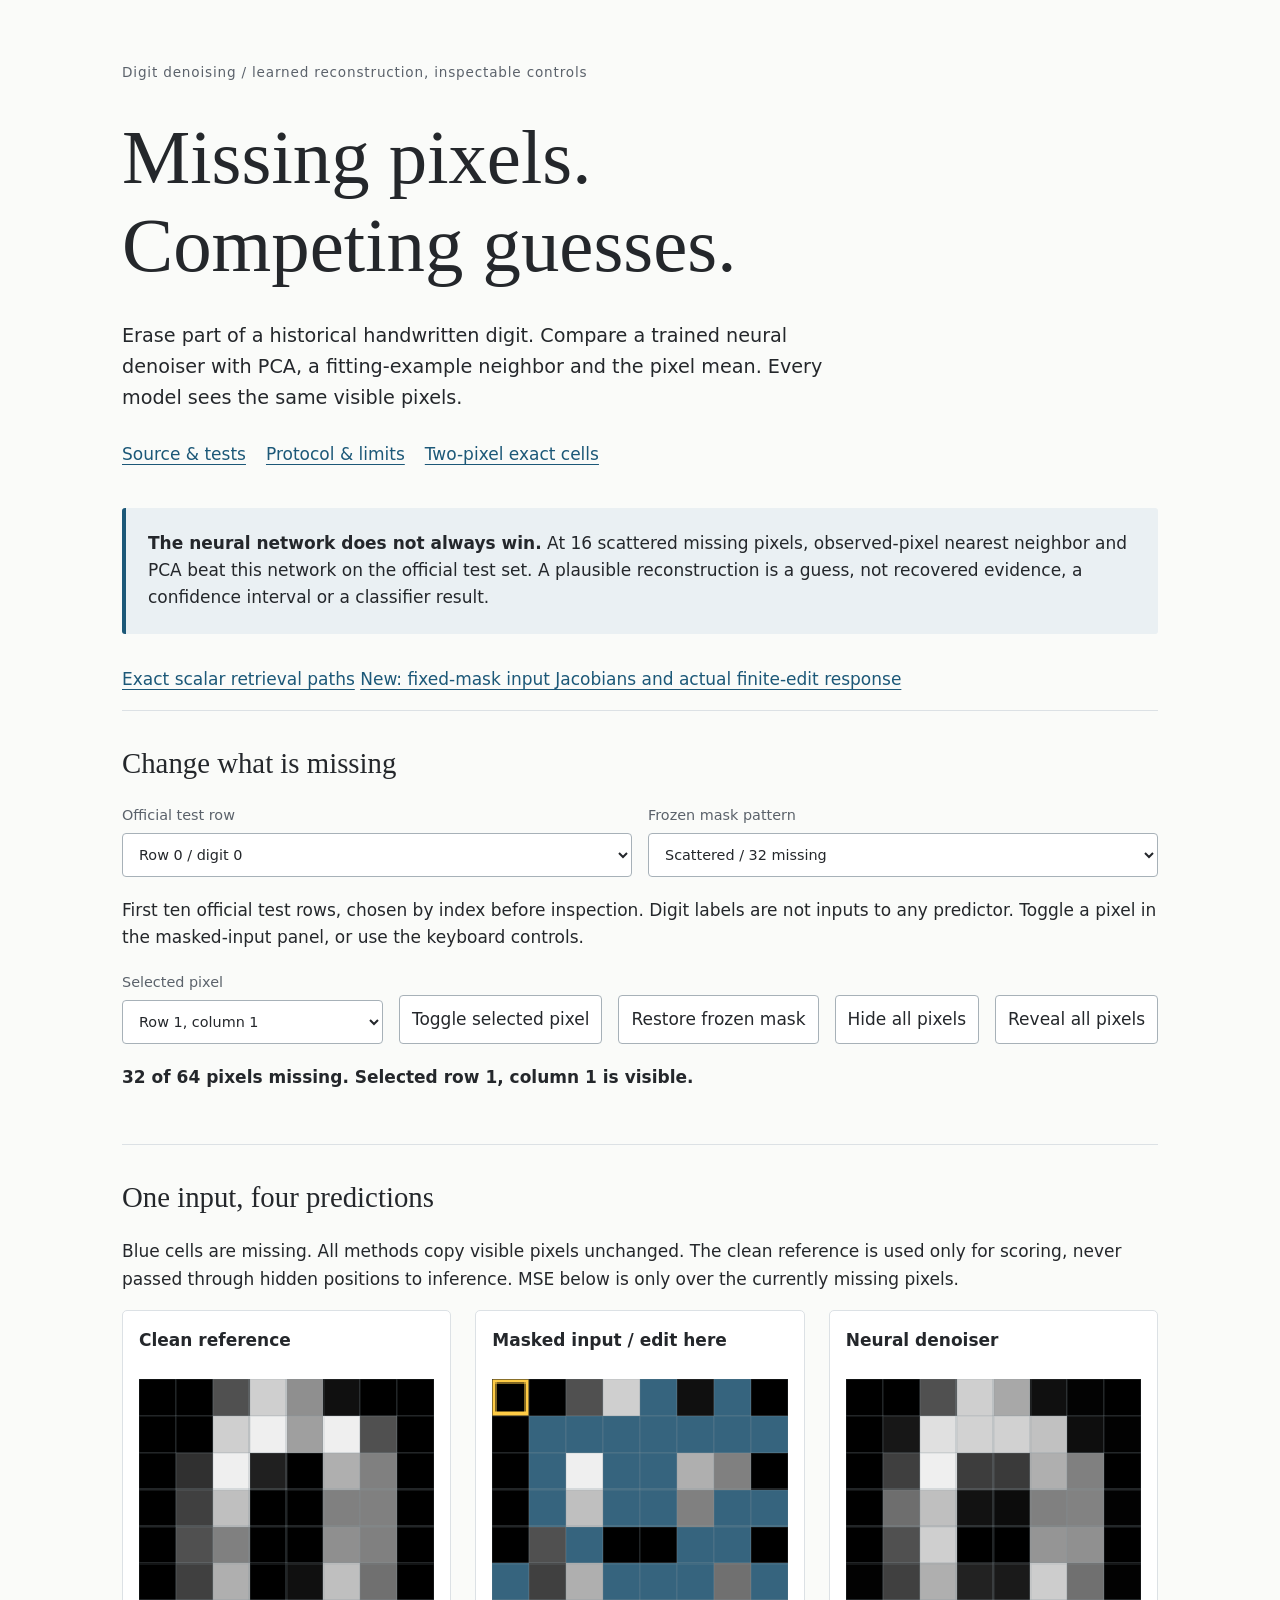
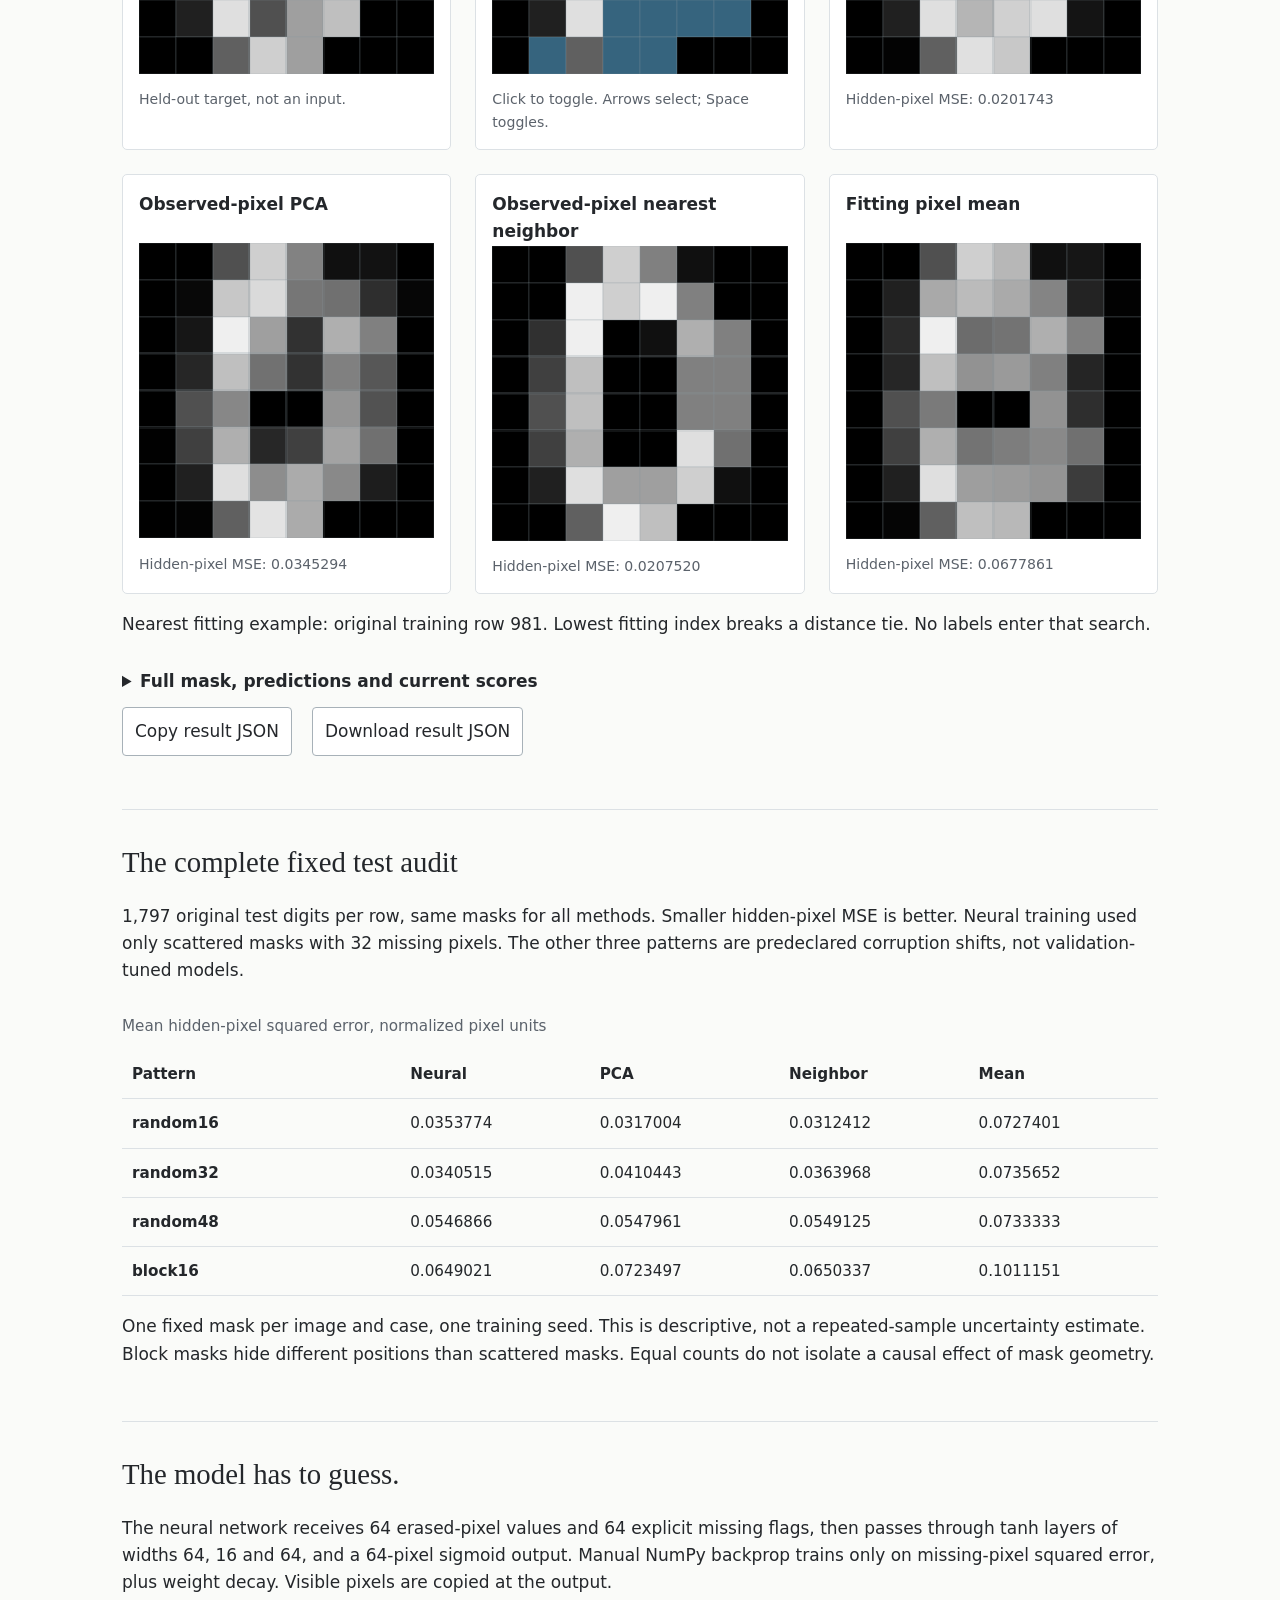
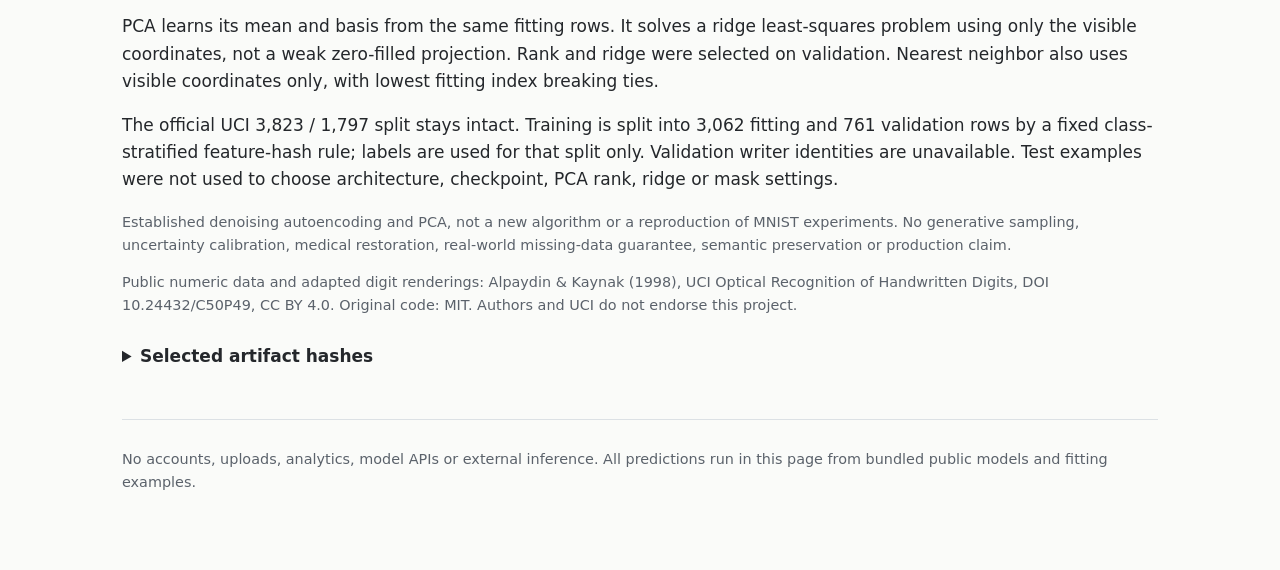
<file: docs/index.html>
<!doctype html>
<html lang="en"><head><meta charset="utf-8"><meta name="viewport" content="width=device-width,initial-scale=1"><meta name="description" content="Erase public handwritten-digit pixels and compare a trained NumPy denoiser, observed-pixel PCA and nearest-neighbor reconstruction. No API or uploads."><title>Digit denoising / what can the visible pixels tell us?</title><link rel="stylesheet" href="style.css"><script defer src="data.js"></script><script defer src="inference.js"></script><script defer src="app.js"></script></head>
<body><main>
<header><p class="eyebrow">Digit denoising / learned reconstruction, inspectable controls</p><h1>Missing pixels.<br>Competing guesses.</h1><p class="intro">Erase part of a historical handwritten digit. Compare a trained neural denoiser with PCA, a fitting-example neighbor and the pixel mean. Every model sees the same visible pixels.</p><nav aria-label="Project"><a href="https://github.com/midya8/digit-denoising">Source &amp; tests</a><a href="https://github.com/midya8/digit-denoising/blob/main/METHOD.md">Protocol &amp; limits</a><a href="plane.html">Two-pixel exact cells</a></nav></header>
<aside><strong>The neural network does not always win.</strong> At 16 scattered missing pixels, observed-pixel nearest neighbor and PCA beat this network on the official test set. A plausible reconstruction is a guess, not recovered evidence, a confidence interval or a classifier result.</aside>
<p><a href="path.html">Exact scalar retrieval paths</a>
      <a href="response.html">New: fixed-mask input Jacobians and actual finite-edit response</a></p><section aria-labelledby="choose"><h2 id="choose">Change what is missing</h2><div class="controls"><label>Official test row<select id="row"></select></label><label>Frozen mask pattern<select id="pattern"><option value="random16">Scattered / 16 missing</option><option value="random32" selected>Scattered / 32 missing</option><option value="random48">Scattered / 48 missing</option><option value="block16">4 by 4 block / 16 missing</option></select></label></div><p>First ten official test rows, chosen by index before inspection. Digit labels are not inputs to any predictor. Toggle a pixel in the masked-input panel, or use the keyboard controls.</p>
<div class="controls"><label>Selected pixel<select id="pixel"></select></label><button id="toggle">Toggle selected pixel</button><button id="reset">Restore frozen mask</button><button id="hide">Hide all pixels</button><button id="reveal">Reveal all pixels</button></div><p id="status" role="status" aria-live="polite"></p>
</section>
<section aria-labelledby="compare"><h2 id="compare">One input, four predictions</h2><p>Blue cells are missing. All methods copy visible pixels unchanged. The clean reference is used only for scoring, never passed through hidden positions to inference. MSE below is only over the currently missing pixels.</p><div class="panels" id="panels">
<figure><figcaption>Clean reference</figcaption><canvas id="clean" width="256" height="256" role="img" aria-label="Clean public UCI digit"></canvas><p>Held-out target, not an input.</p></figure>
<figure><figcaption>Masked input / edit here</figcaption><canvas id="masked" width="256" height="256" tabindex="0" role="img" aria-label="Masked public digit. Arrow keys select a pixel, space toggles missingness."></canvas><p>Click to toggle. Arrows select; Space toggles.</p></figure>
<figure><figcaption>Neural denoiser</figcaption><canvas id="network" width="256" height="256" role="img" aria-label="Neural reconstruction"></canvas><p id="score-network"></p></figure>
<figure><figcaption>Observed-pixel PCA</figcaption><canvas id="pca" width="256" height="256" role="img" aria-label="PCA reconstruction"></canvas><p id="score-pca"></p></figure>
<figure><figcaption>Observed-pixel nearest neighbor</figcaption><canvas id="nearest" width="256" height="256" role="img" aria-label="Nearest-neighbor reconstruction"></canvas><p id="score-nearest"></p></figure>
<figure><figcaption>Fitting pixel mean</figcaption><canvas id="pixel_mean" width="256" height="256" role="img" aria-label="Pixel-mean reconstruction"></canvas><p id="score-pixel_mean"></p></figure>
</div><p id="neighbor"></p><details><summary>Full mask, predictions and current scores</summary><pre id="witness"></pre></details><div class="buttons"><button id="copy">Copy result JSON</button><button id="download">Download result JSON</button></div><p id="copy-status" role="status"></p></section>
<section aria-labelledby="audit"><h2 id="audit">The complete fixed test audit</h2><p>1,797 original test digits per row, same masks for all methods. Smaller hidden-pixel MSE is better. Neural training used only scattered masks with 32 missing pixels. The other three patterns are predeclared corruption shifts, not validation-tuned models.</p><div class="table-wrap"><table><caption>Mean hidden-pixel squared error, normalized pixel units</caption><thead><tr><th scope="col">Pattern</th><th scope="col">Neural</th><th scope="col">PCA</th><th scope="col">Neighbor</th><th scope="col">Mean</th></tr></thead><tbody id="audit-body"></tbody></table></div><p>One fixed mask per image and case, one training seed. This is descriptive, not a repeated-sample uncertainty estimate. Block masks hide different positions than scattered masks. Equal counts do not isolate a causal effect of mask geometry.</p></section>
<section aria-labelledby="how"><h2 id="how">The model has to guess.</h2><p>The neural network receives 64 erased-pixel values and 64 explicit missing flags, then passes through tanh layers of widths 64, 16 and 64, and a 64-pixel sigmoid output. Manual NumPy backprop trains only on missing-pixel squared error, plus weight decay. Visible pixels are copied at the output.</p><p>PCA learns its mean and basis from the same fitting rows. It solves a ridge least-squares problem using only the visible coordinates, not a weak zero-filled projection. Rank and ridge were selected on validation. Nearest neighbor also uses visible coordinates only, with lowest fitting index breaking ties.</p><p>The official UCI 3,823 / 1,797 split stays intact. Training is split into 3,062 fitting and 761 validation rows by a fixed class-stratified feature-hash rule; labels are used for that split only. Validation writer identities are unavailable. Test examples were not used to choose architecture, checkpoint, PCA rank, ridge or mask settings.</p><p class="muted">Established denoising autoencoding and PCA, not a new algorithm or a reproduction of MNIST experiments. No generative sampling, uncertainty calibration, medical restoration, real-world missing-data guarantee, semantic preservation or production claim.</p><p class="muted">Public numeric data and adapted digit renderings: Alpaydin &amp; Kaynak (1998), UCI Optical Recognition of Handwritten Digits, DOI 10.24432/C50P49, CC BY 4.0. Original code: MIT. Authors and UCI do not endorse this project.</p><details><summary>Selected artifact hashes</summary><pre id="hashes"></pre></details></section>
<footer>No accounts, uploads, analytics, model APIs or external inference. All predictions run in this page from bundled public models and fitting examples.</footer>
<p id="error" role="alert" hidden></p>
</main></body></html>
</file>
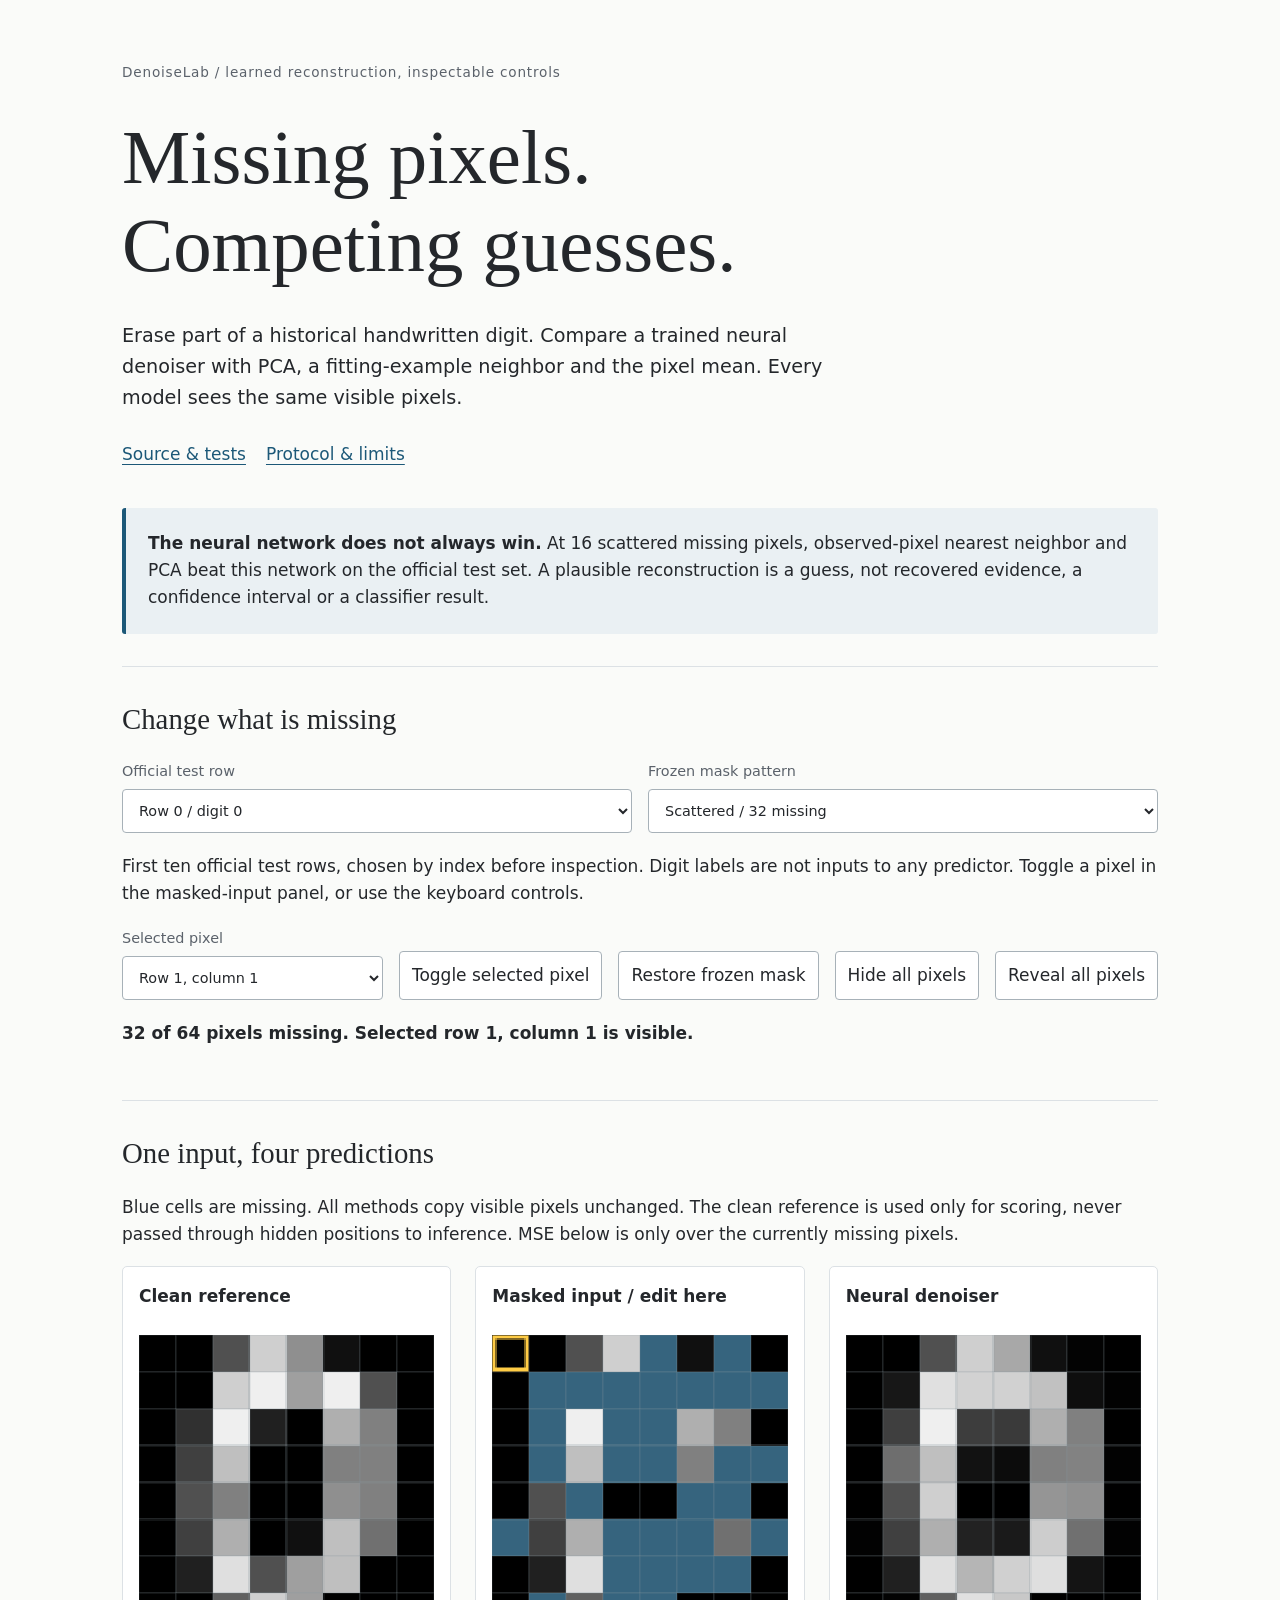
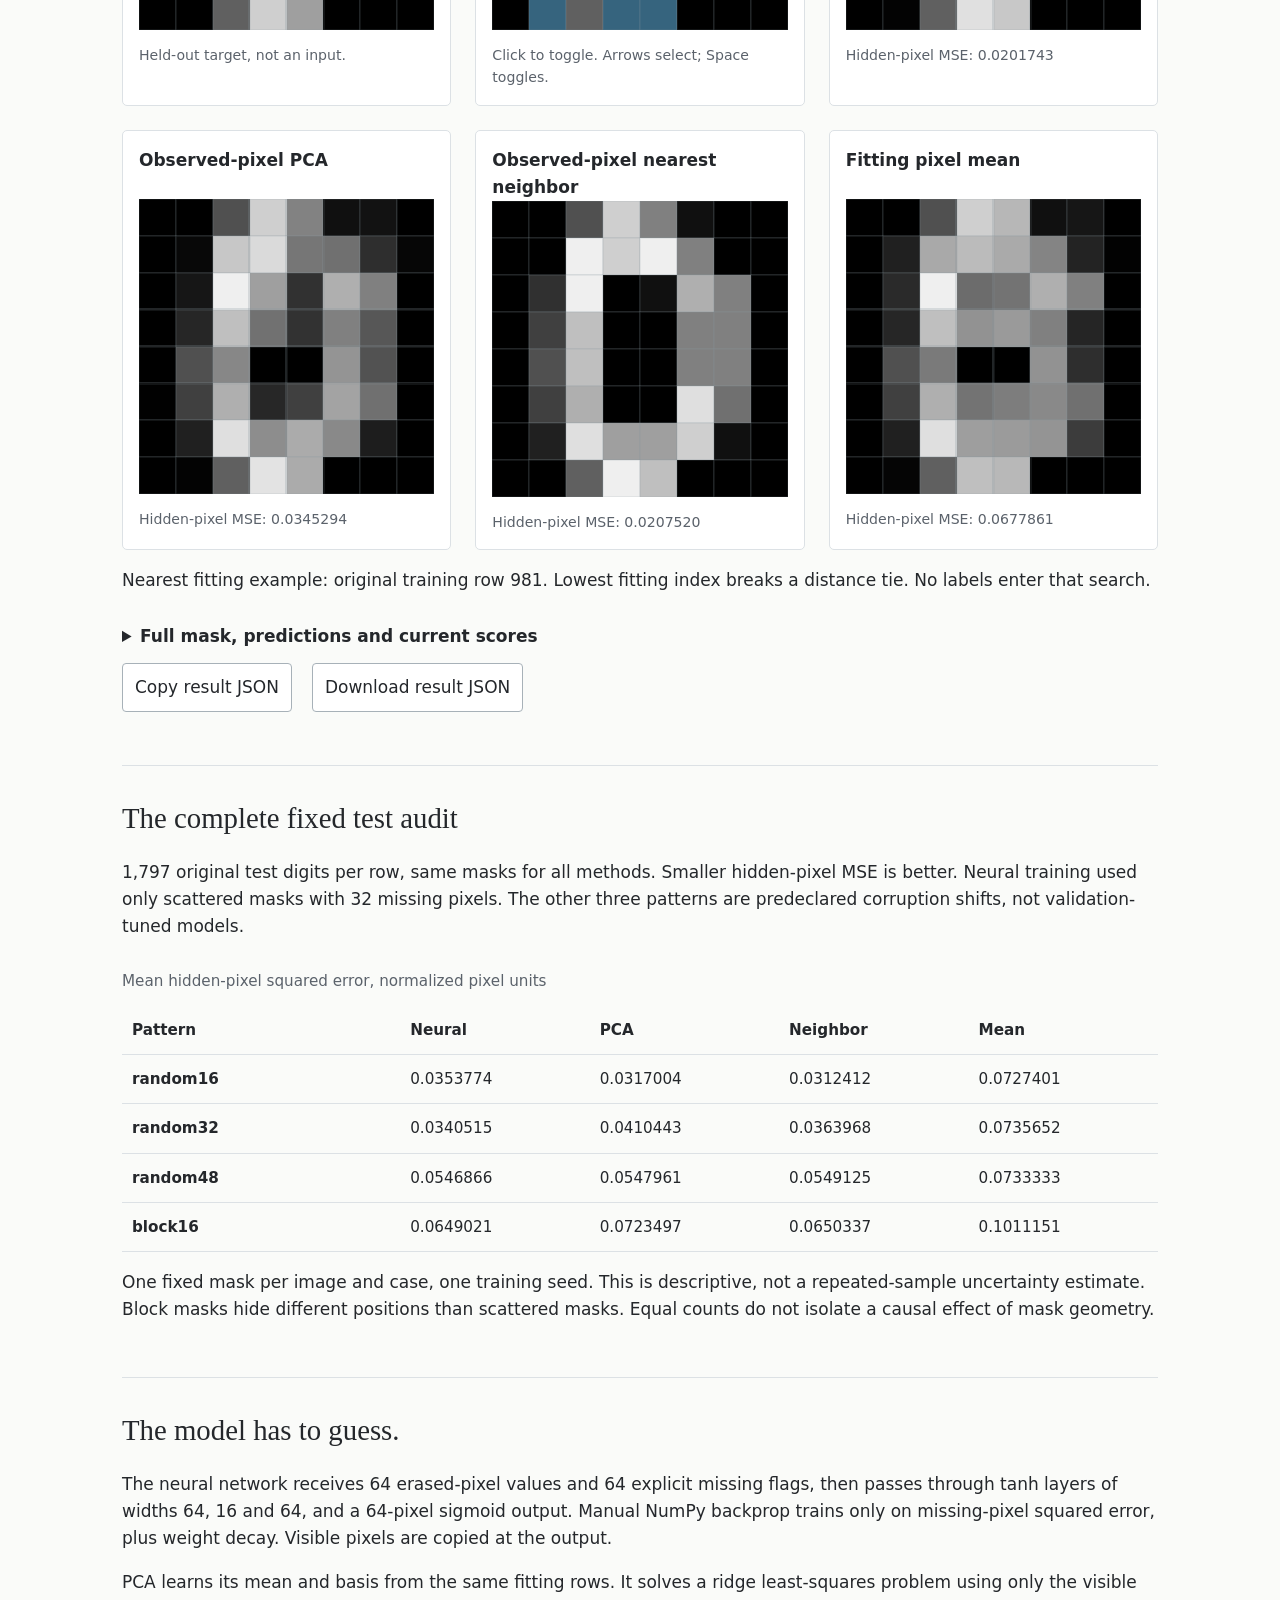
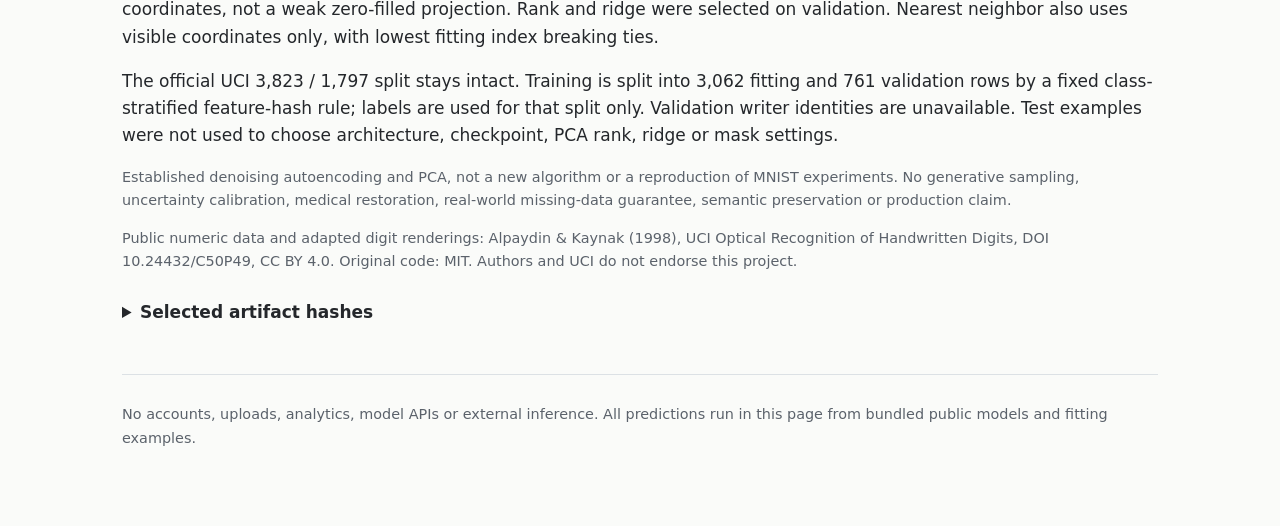
<file: docs/25-index.html>
<!doctype html>
<html lang="en"><head><meta charset="utf-8"><meta name="viewport" content="width=device-width,initial-scale=1"><meta name="description" content="Erase public handwritten-digit pixels and compare a trained NumPy denoiser, observed-pixel PCA and nearest-neighbor reconstruction. No API or uploads."><title>DenoiseLab / what can the visible pixels tell us?</title><link rel="stylesheet" href="style.css"><script defer src="data.js"></script><script defer src="inference.js"></script><script defer src="app.js"></script></head>
<body><main>
<header><p class="eyebrow">DenoiseLab / learned reconstruction, inspectable controls</p><h1>Missing pixels.<br>Competing guesses.</h1><p class="intro">Erase part of a historical handwritten digit. Compare a trained neural denoiser with PCA, a fitting-example neighbor and the pixel mean. Every model sees the same visible pixels.</p><nav aria-label="Project"><a href="https://github.com/midya8/denoiselab">Source &amp; tests</a><a href="https://github.com/midya8/denoiselab/blob/main/METHOD.md">Protocol &amp; limits</a></nav></header>
<aside><strong>The neural network does not always win.</strong> At 16 scattered missing pixels, observed-pixel nearest neighbor and PCA beat this network on the official test set. A plausible reconstruction is a guess, not recovered evidence, a confidence interval or a classifier result.</aside>
<section aria-labelledby="choose"><h2 id="choose">Change what is missing</h2><div class="controls"><label>Official test row<select id="row"></select></label><label>Frozen mask pattern<select id="pattern"><option value="random16">Scattered / 16 missing</option><option value="random32" selected>Scattered / 32 missing</option><option value="random48">Scattered / 48 missing</option><option value="block16">4 by 4 block / 16 missing</option></select></label></div><p>First ten official test rows, chosen by index before inspection. Digit labels are not inputs to any predictor. Toggle a pixel in the masked-input panel, or use the keyboard controls.</p>
<div class="controls"><label>Selected pixel<select id="pixel"></select></label><button id="toggle">Toggle selected pixel</button><button id="reset">Restore frozen mask</button><button id="hide">Hide all pixels</button><button id="reveal">Reveal all pixels</button></div><p id="status" role="status" aria-live="polite"></p>
</section>
<section aria-labelledby="compare"><h2 id="compare">One input, four predictions</h2><p>Blue cells are missing. All methods copy visible pixels unchanged. The clean reference is used only for scoring, never passed through hidden positions to inference. MSE below is only over the currently missing pixels.</p><div class="panels" id="panels">
<figure><figcaption>Clean reference</figcaption><canvas id="clean" width="256" height="256" role="img" aria-label="Clean public UCI digit"></canvas><p>Held-out target, not an input.</p></figure>
<figure><figcaption>Masked input / edit here</figcaption><canvas id="masked" width="256" height="256" tabindex="0" role="img" aria-label="Masked public digit. Arrow keys select a pixel, space toggles missingness."></canvas><p>Click to toggle. Arrows select; Space toggles.</p></figure>
<figure><figcaption>Neural denoiser</figcaption><canvas id="network" width="256" height="256" role="img" aria-label="Neural reconstruction"></canvas><p id="score-network"></p></figure>
<figure><figcaption>Observed-pixel PCA</figcaption><canvas id="pca" width="256" height="256" role="img" aria-label="PCA reconstruction"></canvas><p id="score-pca"></p></figure>
<figure><figcaption>Observed-pixel nearest neighbor</figcaption><canvas id="nearest" width="256" height="256" role="img" aria-label="Nearest-neighbor reconstruction"></canvas><p id="score-nearest"></p></figure>
<figure><figcaption>Fitting pixel mean</figcaption><canvas id="pixel_mean" width="256" height="256" role="img" aria-label="Pixel-mean reconstruction"></canvas><p id="score-pixel_mean"></p></figure>
</div><p id="neighbor"></p><details><summary>Full mask, predictions and current scores</summary><pre id="witness"></pre></details><div class="buttons"><button id="copy">Copy result JSON</button><button id="download">Download result JSON</button></div><p id="copy-status" role="status"></p></section>
<section aria-labelledby="audit"><h2 id="audit">The complete fixed test audit</h2><p>1,797 original test digits per row, same masks for all methods. Smaller hidden-pixel MSE is better. Neural training used only scattered masks with 32 missing pixels. The other three patterns are predeclared corruption shifts, not validation-tuned models.</p><div class="table-wrap"><table><caption>Mean hidden-pixel squared error, normalized pixel units</caption><thead><tr><th scope="col">Pattern</th><th scope="col">Neural</th><th scope="col">PCA</th><th scope="col">Neighbor</th><th scope="col">Mean</th></tr></thead><tbody id="audit-body"></tbody></table></div><p>One fixed mask per image and case, one training seed. This is descriptive, not a repeated-sample uncertainty estimate. Block masks hide different positions than scattered masks. Equal counts do not isolate a causal effect of mask geometry.</p></section>
<section aria-labelledby="how"><h2 id="how">The model has to guess.</h2><p>The neural network receives 64 erased-pixel values and 64 explicit missing flags, then passes through tanh layers of widths 64, 16 and 64, and a 64-pixel sigmoid output. Manual NumPy backprop trains only on missing-pixel squared error, plus weight decay. Visible pixels are copied at the output.</p><p>PCA learns its mean and basis from the same fitting rows. It solves a ridge least-squares problem using only the visible coordinates, not a weak zero-filled projection. Rank and ridge were selected on validation. Nearest neighbor also uses visible coordinates only, with lowest fitting index breaking ties.</p><p>The official UCI 3,823 / 1,797 split stays intact. Training is split into 3,062 fitting and 761 validation rows by a fixed class-stratified feature-hash rule; labels are used for that split only. Validation writer identities are unavailable. Test examples were not used to choose architecture, checkpoint, PCA rank, ridge or mask settings.</p><p class="muted">Established denoising autoencoding and PCA, not a new algorithm or a reproduction of MNIST experiments. No generative sampling, uncertainty calibration, medical restoration, real-world missing-data guarantee, semantic preservation or production claim.</p><p class="muted">Public numeric data and adapted digit renderings: Alpaydin &amp; Kaynak (1998), UCI Optical Recognition of Handwritten Digits, DOI 10.24432/C50P49, CC BY 4.0. Original code: MIT. Authors and UCI do not endorse this project.</p><details><summary>Selected artifact hashes</summary><pre id="hashes"></pre></details></section>
<footer>No accounts, uploads, analytics, model APIs or external inference. All predictions run in this page from bundled public models and fitting examples.</footer>
<p id="error" role="alert" hidden></p>
</main></body></html>
</file>
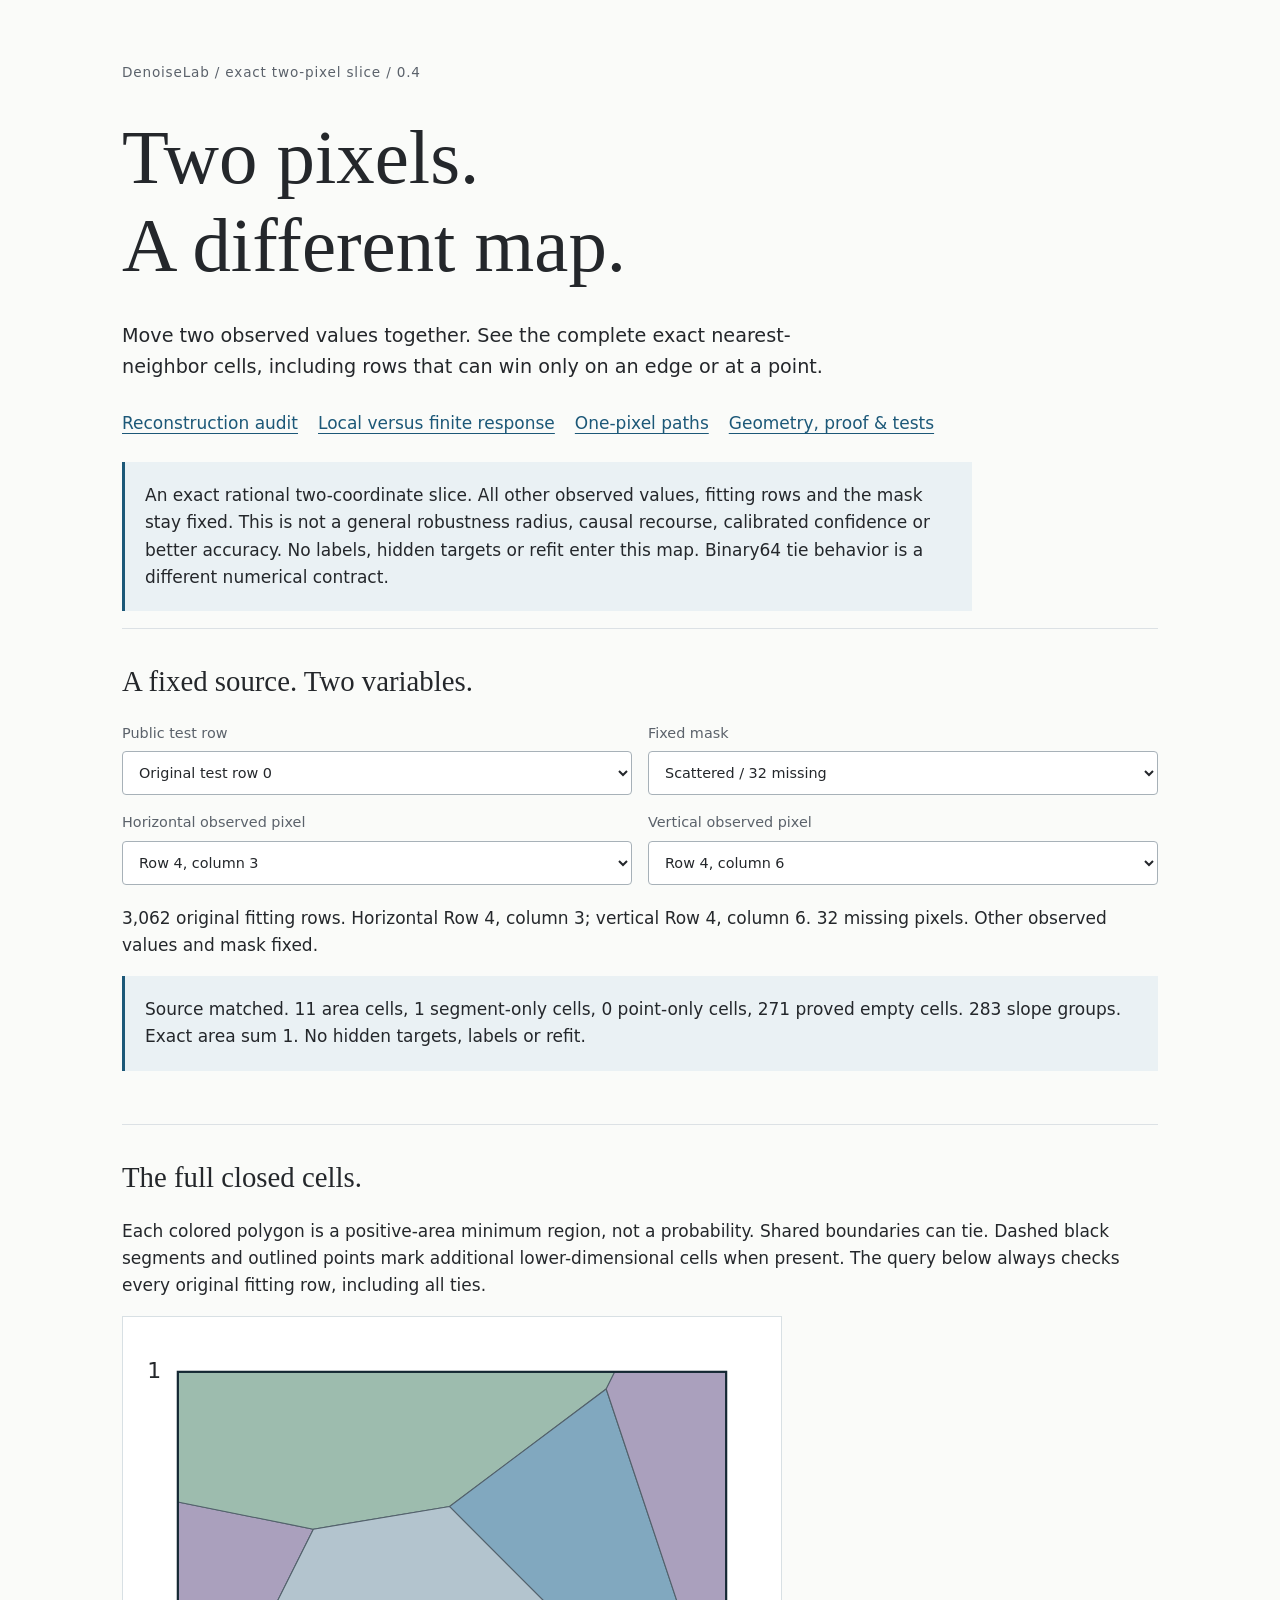
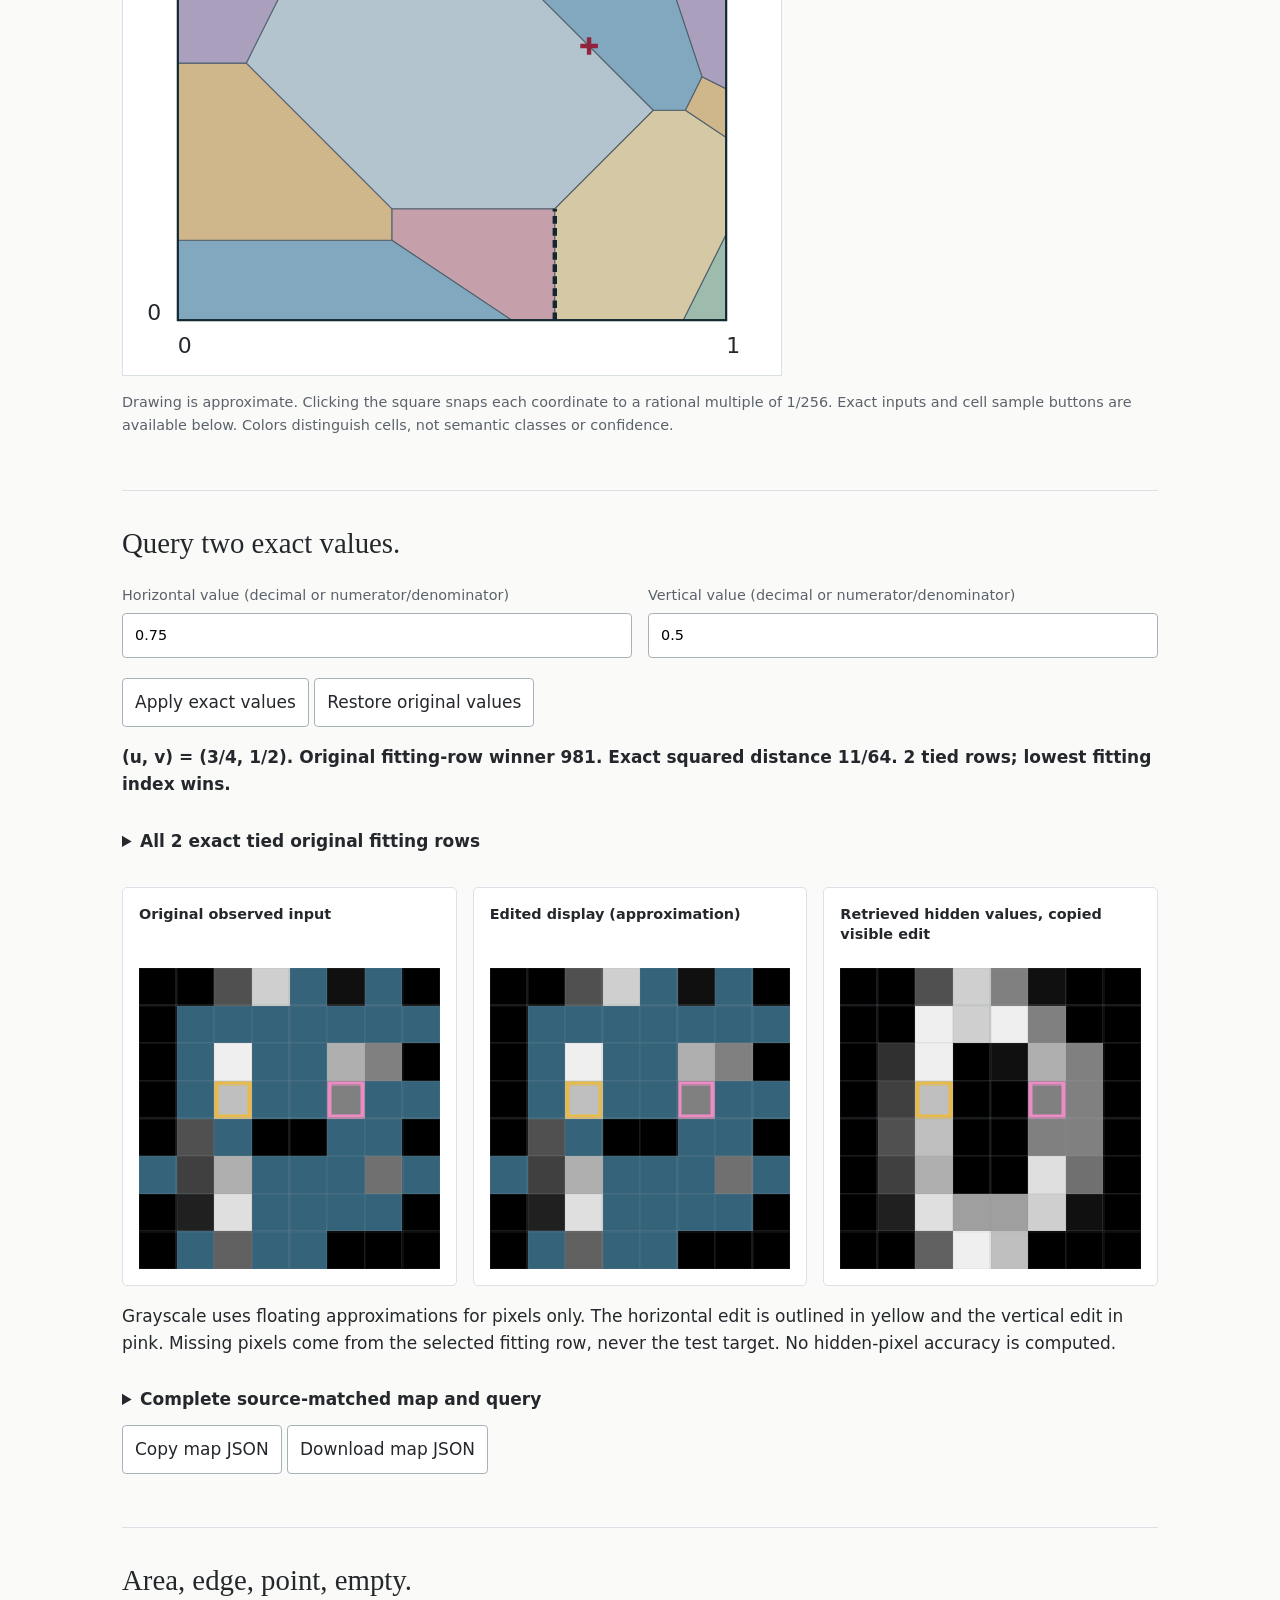
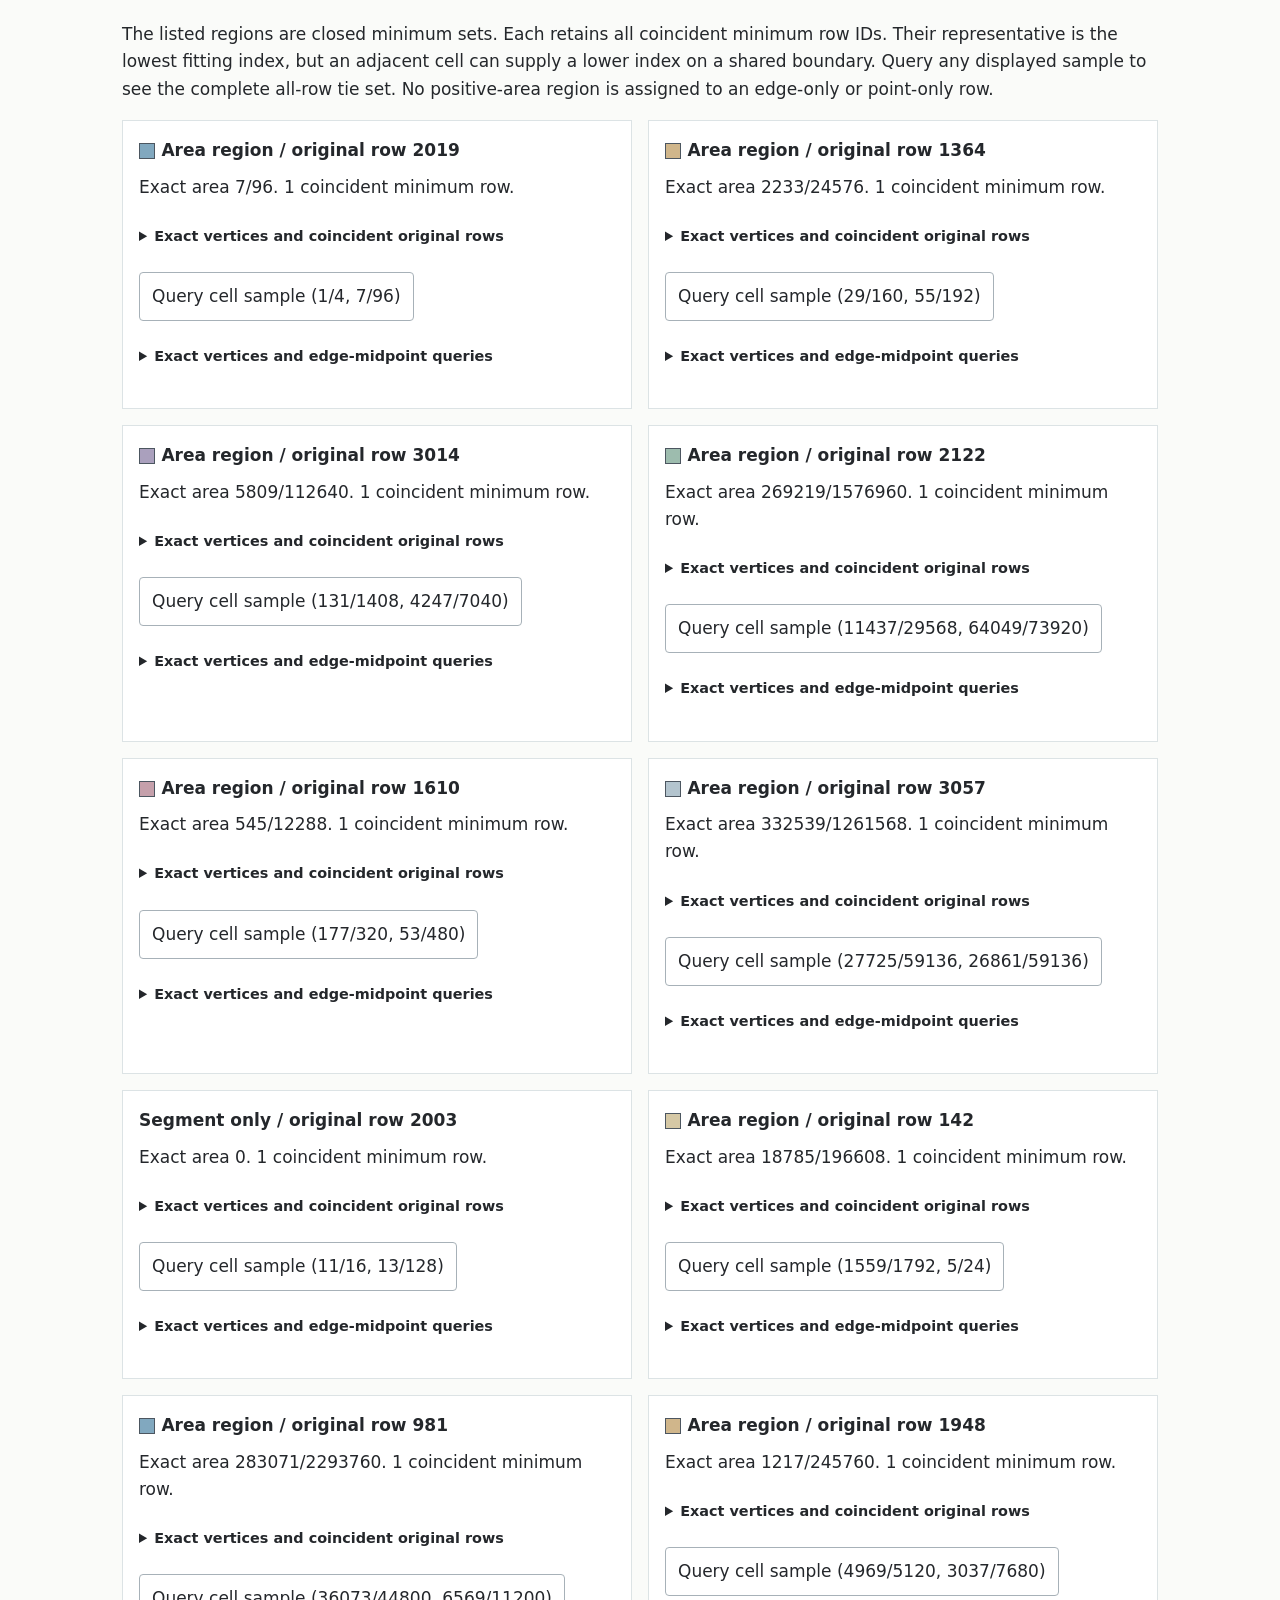
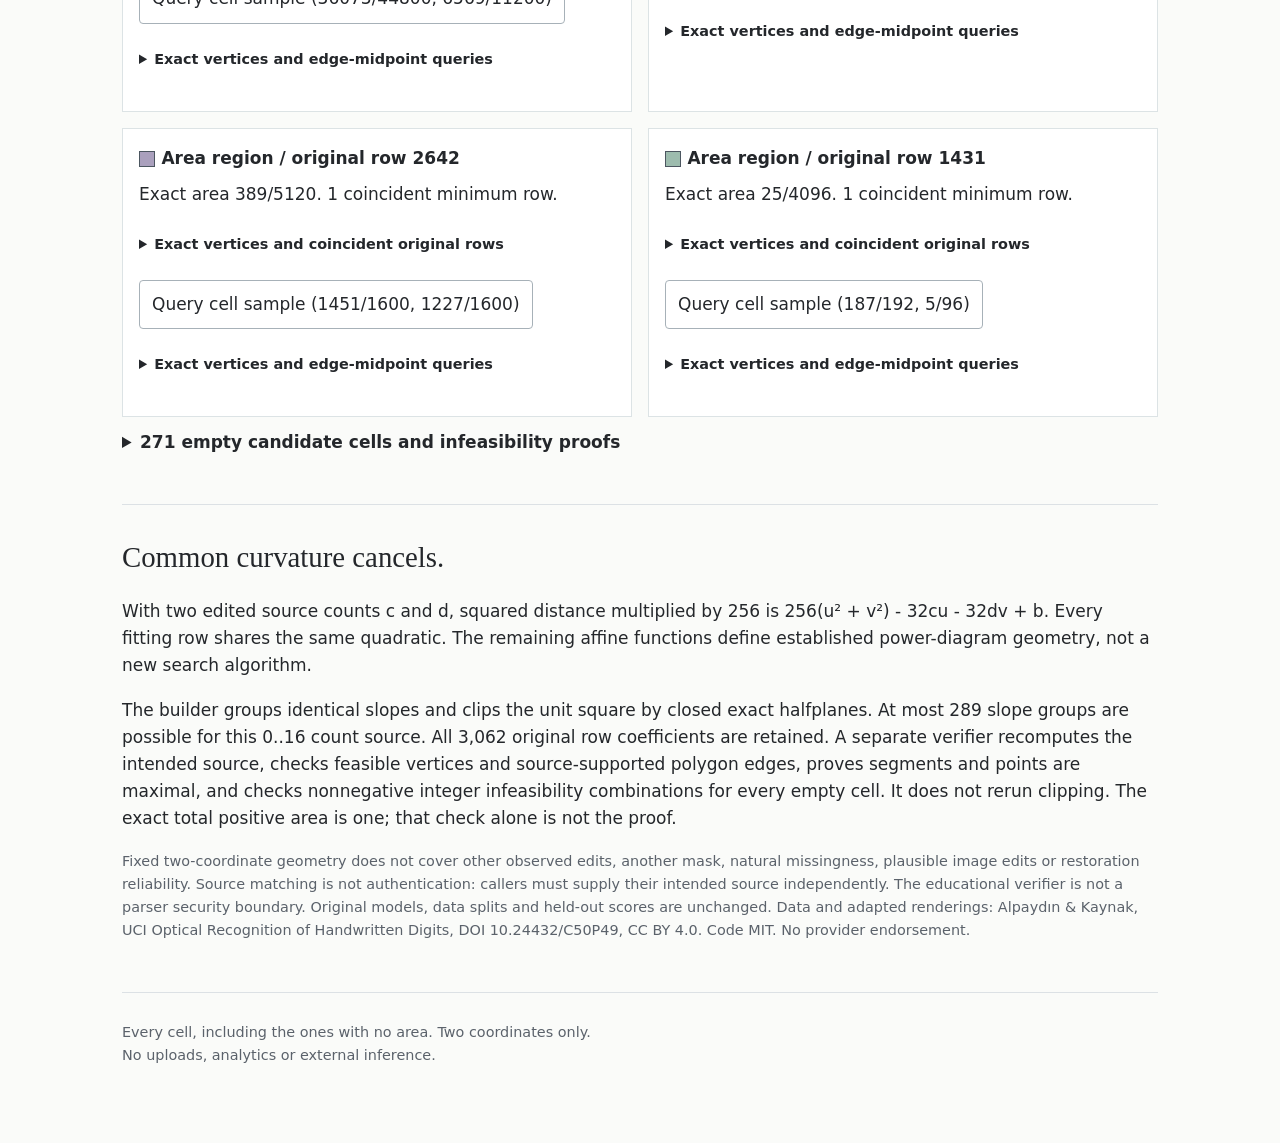
<file: docs/4-plane.html>
<!doctype html>
<html lang="en"><head><meta charset="utf-8"><meta name="viewport" content="width=device-width,initial-scale=1"><title>DenoiseLab - two-pixel retrieval slice</title><link rel="stylesheet" href="style.css"><link rel="stylesheet" href="plane.css"></head>
<body><main>
<header><p class="eyebrow">DenoiseLab / exact two-pixel slice / 0.4</p><h1>Two pixels.<br>A different map.</h1><p class="intro">Move two observed values together. See the complete exact nearest-neighbor cells, including rows that can win only on an edge or at a point.</p><nav><a href="index.html">Reconstruction audit</a><a href="response.html">Local versus finite response</a><a href="path.html">One-pixel paths</a><a href="https://github.com/midya8/denoiselab/blob/main/PLANE.md">Geometry, proof & tests</a></nav><p class="notice">An exact rational two-coordinate slice. All other observed values, fitting rows and the mask stay fixed. This is not a general robustness radius, causal recourse, calibrated confidence or better accuracy. No labels, hidden targets or refit enter this map. Binary64 tie behavior is a different numerical contract.</p></header>
<section><h2>A fixed source. Two variables.</h2><div class="controls"><label>Public test row<select id="plane-row"></select></label><label>Fixed mask<select id="plane-pattern"></select></label><label>Horizontal observed pixel<select id="plane-x"></select></label><label>Vertical observed pixel<select id="plane-y"></select></label></div><p id="plane-source"></p><p class="notice" id="plane-proof" role="status"></p></section>
<section><h2>The full closed cells.</h2><p>Each colored polygon is a positive-area minimum region, not a probability. Shared boundaries can tie. Dashed black segments and outlined points mark additional lower-dimensional cells when present. The query below always checks every original fitting row, including all ties.</p><svg id="plane-map" viewBox="0 0 600 600" role="img" aria-label="Exact two-coordinate retrieval cells. Drawing coordinates are approximate. Exact vertices follow below."></svg><p class="small">Drawing is approximate. Clicking the square snaps each coordinate to a rational multiple of 1/256. Exact inputs and cell sample buttons are available below. Colors distinguish cells, not semantic classes or confidence.</p><p id="plane-map-status" role="status"></p></section>
<section><h2>Query two exact values.</h2><form id="plane-query-form"><div class="controls"><label>Horizontal value (decimal or numerator/denominator)<input id="plane-u" type="text" inputmode="text" autocomplete="off" spellcheck="false"></label><label>Vertical value (decimal or numerator/denominator)<input id="plane-v" type="text" inputmode="text" autocomplete="off" spellcheck="false"></label></div><button type="submit">Apply exact values</button> <button type="button" id="plane-original">Restore original values</button></form><p id="plane-error" role="alert" hidden></p><p id="plane-query-status" role="status"></p><details><summary id="plane-ties-summary">All exact tied original fitting rows</summary><pre id="plane-ties"></pre></details><div class="images"><figure><figcaption>Original observed input</figcaption><canvas id="plane-observed" width="256" height="256" aria-label="Original visible pixels. Missing values are blue."></canvas></figure><figure><figcaption>Edited display (approximation)</figcaption><canvas id="plane-edited" width="256" height="256" aria-label="Two edited observed values. Missing values stay blue."></canvas></figure><figure><figcaption>Retrieved hidden values, copied visible edit</figcaption><canvas id="plane-reconstruction" width="256" height="256" aria-label="Missing pixels taken from the selected original fitting row."></canvas></figure></div><p>Grayscale uses floating approximations for pixels only. The horizontal edit is outlined in yellow and the vertical edit in pink. Missing pixels come from the selected fitting row, never the test target. No hidden-pixel accuracy is computed.</p><details><summary>Complete source-matched map and query</summary><pre id="plane-witness"></pre></details><button id="plane-copy" type="button">Copy map JSON</button> <button id="plane-download" type="button">Download map JSON</button><p id="plane-copy-status" role="status"></p></section>
<section><h2>Area, edge, point, empty.</h2><p>The listed regions are closed minimum sets. Each retains all coincident minimum row IDs. Their representative is the lowest fitting index, but an adjacent cell can supply a lower index on a shared boundary. Query any displayed sample to see the complete all-row tie set. No positive-area region is assigned to an edge-only or point-only row.</p><div id="plane-cells"></div><details><summary id="plane-empty-summary">Empty candidate cells and infeasibility proofs</summary><pre id="plane-empty"></pre></details></section>
<section><h2>Common curvature cancels.</h2><p>With two edited source counts c and d, squared distance multiplied by 256 is 256(u² + v²) - 32cu - 32dv + b. Every fitting row shares the same quadratic. The remaining affine functions define established power-diagram geometry, not a new search algorithm.</p><p>The builder groups identical slopes and clips the unit square by closed exact halfplanes. At most 289 slope groups are possible for this 0..16 count source. All 3,062 original row coefficients are retained. A separate verifier recomputes the intended source, checks feasible vertices and source-supported polygon edges, proves segments and points are maximal, and checks nonnegative integer infeasibility combinations for every empty cell. It does not rerun clipping. The exact total positive area is one; that check alone is not the proof.</p><p class="small">Fixed two-coordinate geometry does not cover other observed edits, another mask, natural missingness, plausible image edits or restoration reliability. Source matching is not authentication: callers must supply their intended source independently. The educational verifier is not a parser security boundary. Original models, data splits and held-out scores are unchanged. Data and adapted renderings: Alpaydın & Kaynak, UCI Optical Recognition of Handwritten Digits, DOI 10.24432/C50P49, CC BY 4.0. Code MIT. No provider endorsement.</p></section>
<footer>Every cell, including the ones with no area. Two coordinates only.<br>No uploads, analytics or external inference.</footer>
</main><script src="data.js"></script><script src="inference.js"></script><script src="edit-path.js"></script><script src="edit-plane.js"></script><script src="plane-app.js"></script></body></html>
</file>
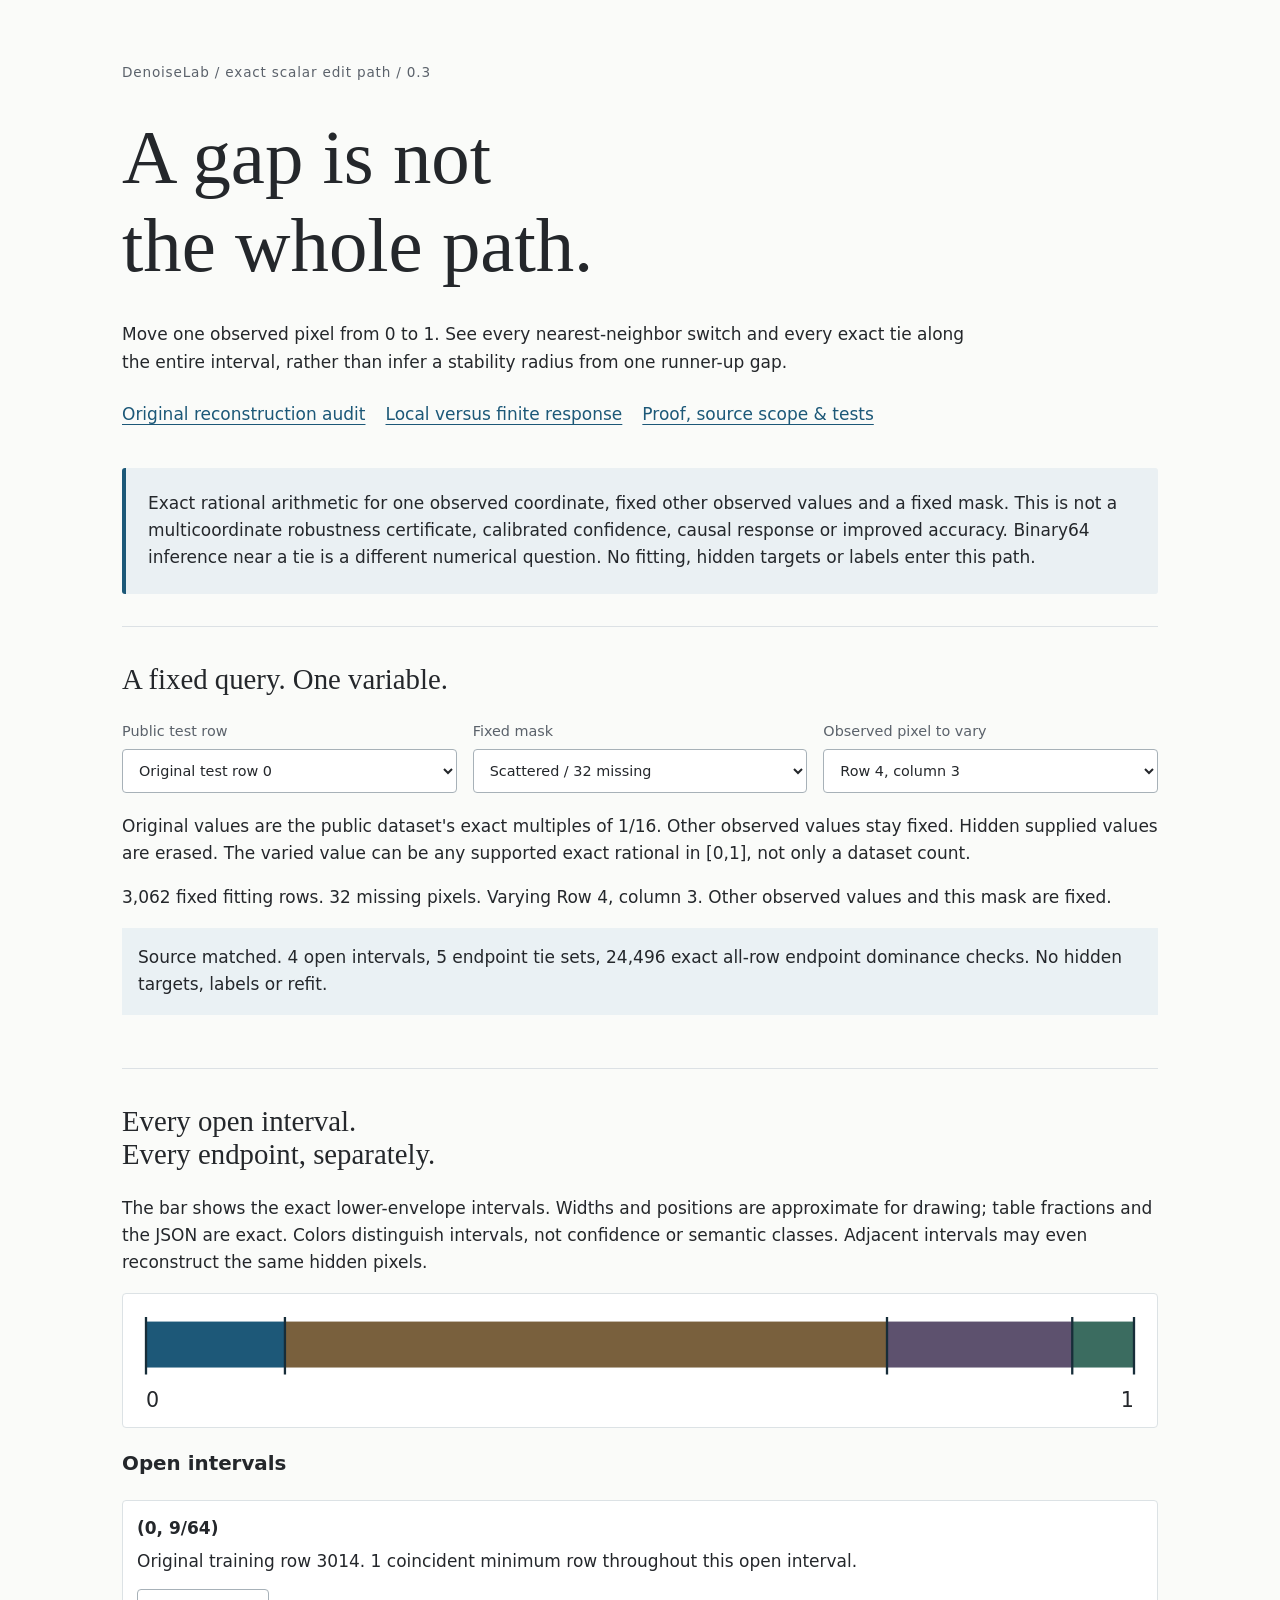
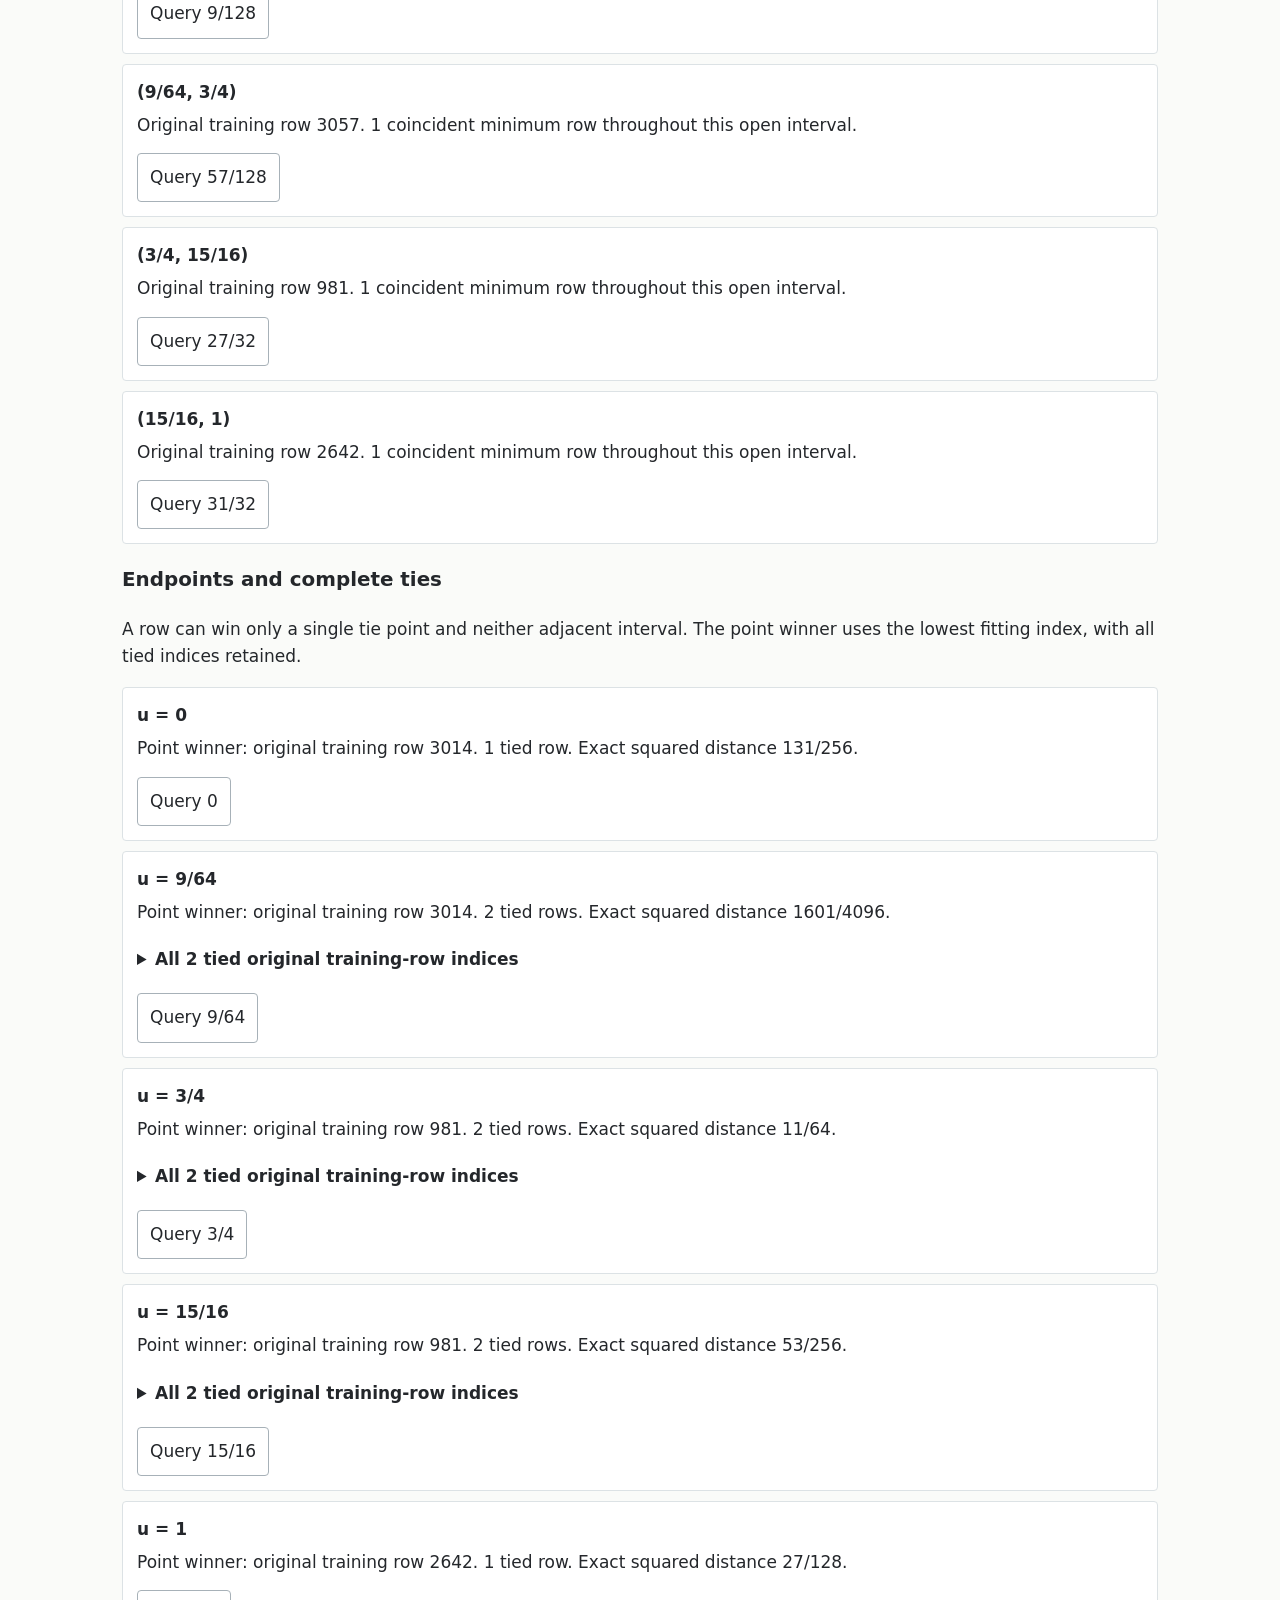
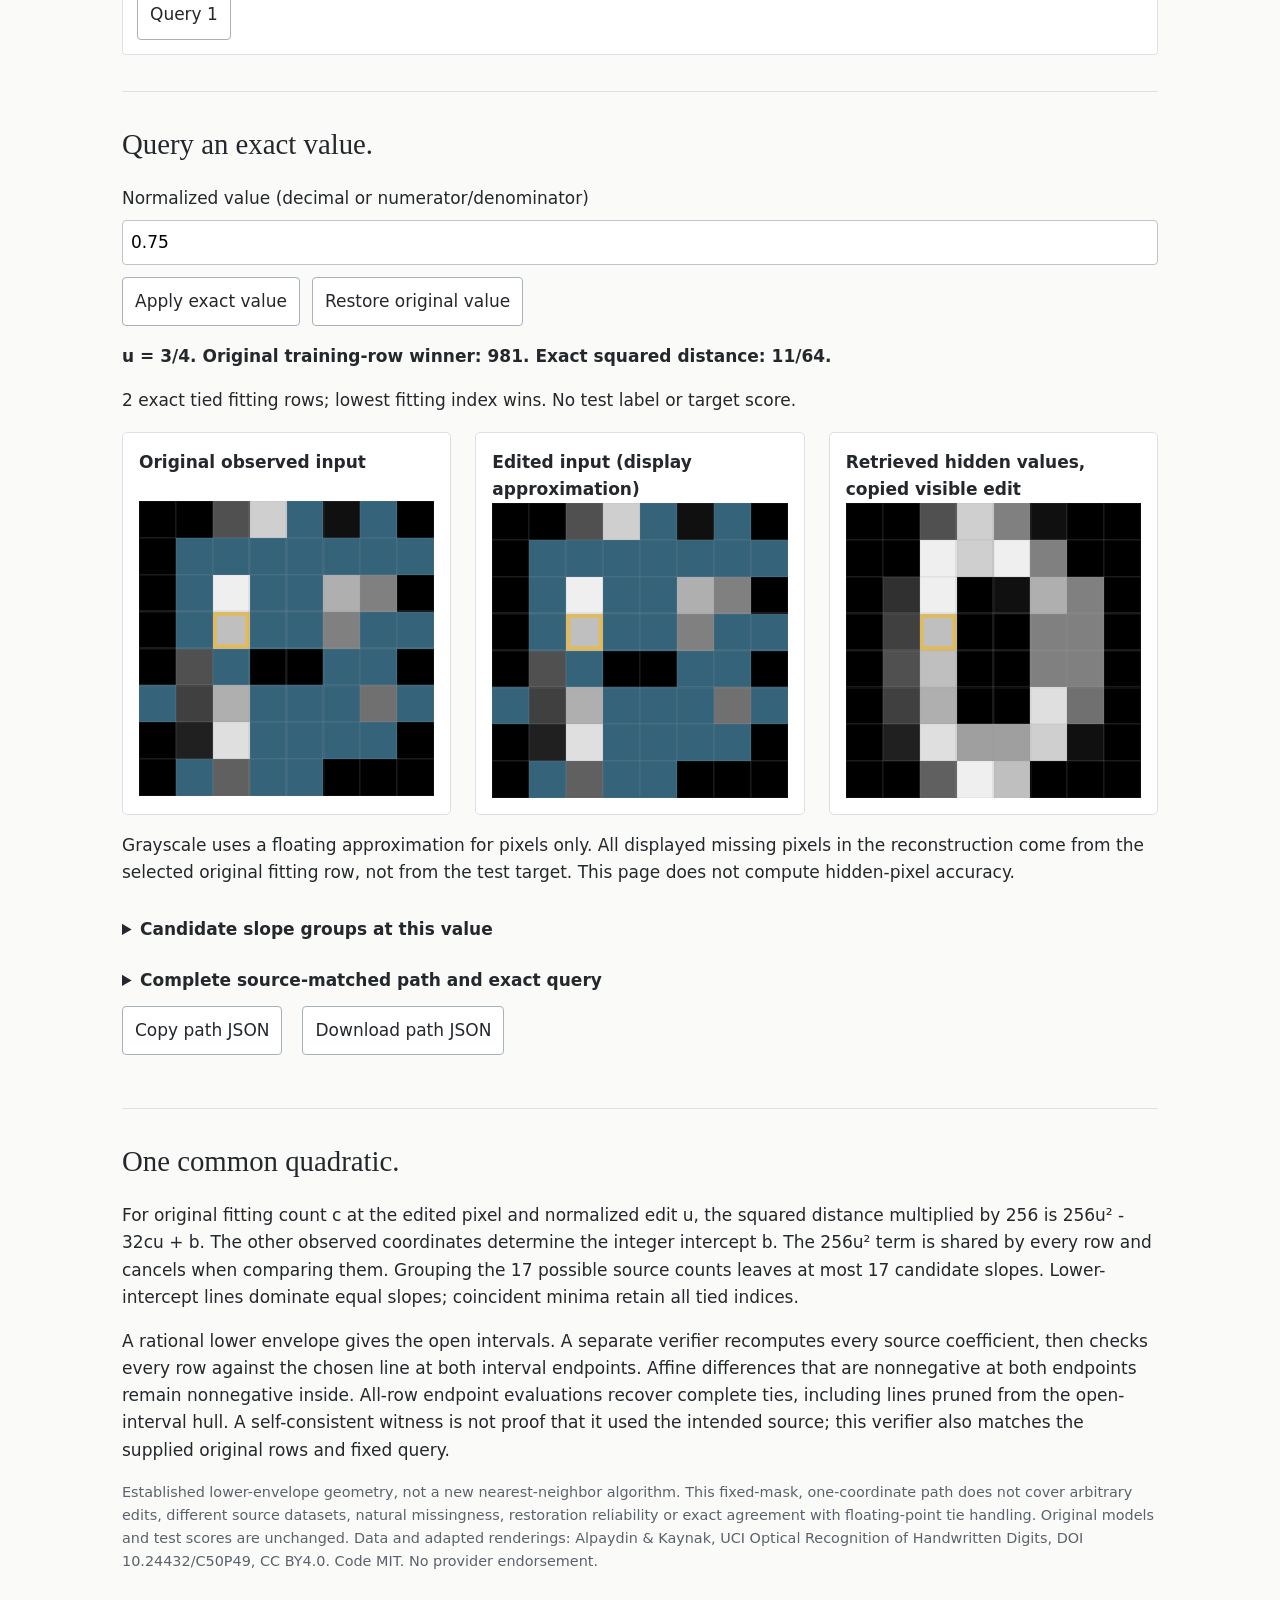
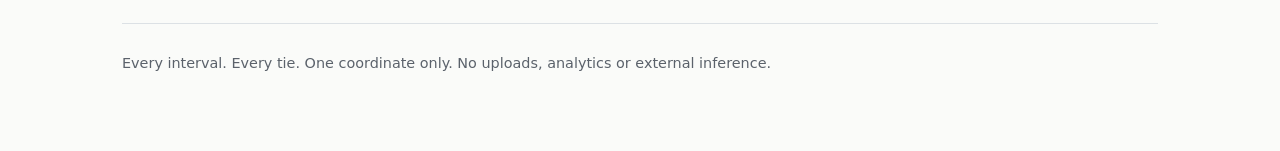
<file: docs/5-path.html>
<!doctype html><html lang="en"><head><meta charset="utf-8"><meta name="viewport" content="width=device-width,initial-scale=1"><title>DenoiseLab: every scalar retrieval switch</title><link rel="stylesheet" href="style.css"><link rel="stylesheet" href="path.css"><script defer src="data.js"></script><script defer src="inference.js"></script><script defer src="edit-path.js"></script><script defer src="path-app.js"></script></head><body><main><header><p class="eyebrow">DenoiseLab / exact scalar edit path / 0.3</p><h1>A gap is not<br>the whole path.</h1><p class="lede">Move one observed pixel from 0 to 1. See every nearest-neighbor switch and every exact tie along the entire interval, rather than infer a stability radius from one runner-up gap.</p><nav><a href="index.html">Original reconstruction audit</a><a href="response.html">Local versus finite response</a><a href="https://github.com/midya8/denoiselab/blob/main/PATH.md">Proof, source scope &amp; tests</a></nav></header><aside>Exact rational arithmetic for one observed coordinate, fixed other observed values and a fixed mask. This is not a multicoordinate robustness certificate, calibrated confidence, causal response or improved accuracy. Binary64 inference near a tie is a different numerical question. No fitting, hidden targets or labels enter this path.</aside>
<section><h2>A fixed query. One variable.</h2><div class="controls"><label>Public test row<select id="path-row"></select></label><label>Fixed mask<select id="path-pattern"></select></label><label>Observed pixel to vary<select id="path-input"></select></label></div><p>Original values are the public dataset's exact multiples of 1/16. Other observed values stay fixed. Hidden supplied values are erased. The varied value can be any supported exact rational in [0,1], not only a dataset count.</p><p id="path-source"></p><p id="path-proof" role="status"></p></section>
<section><h2>Every open interval.<br>Every endpoint, separately.</h2><p>The bar shows the exact lower-envelope intervals. Widths and positions are approximate for drawing; table fractions and the JSON are exact. Colors distinguish intervals, not confidence or semantic classes. Adjacent intervals may even reconstruct the same hidden pixels.</p><svg id="path-timeline" viewBox="0 0 900 116" role="img" aria-label="Nearest-neighbor interval path, exact endpoints are listed below"></svg><h3>Open intervals</h3><div id="path-intervals" class="path-rows"></div><h3>Endpoints and complete ties</h3><p>A row can win only a single tie point and neither adjacent interval. The point winner uses the lowest fitting index, with all tied indices retained.</p><div id="path-points" class="path-rows"></div></section>
<section><h2>Query an exact value.</h2><form id="path-query-form"><label>Normalized value (decimal or numerator/denominator)<input id="path-value" type="text" value="1/2" maxlength="160" inputmode="text" autocomplete="off"></label><button type="submit">Apply exact value</button><button type="button" id="path-original">Restore original value</button></form><p id="path-query-error" role="alert" hidden></p><p id="path-query-status"></p><p id="path-query-ties"></p><div class="panels inputs"><figure><figcaption>Original observed input</figcaption><canvas id="path-observed" width="256" height="256" aria-label="Original observed input; missing cells are blue"></canvas></figure><figure><figcaption>Edited input (display approximation)</figcaption><canvas id="path-edited" width="256" height="256" aria-label="Edited observed input with exact value approximated for drawing"></canvas></figure><figure><figcaption>Retrieved hidden values, copied visible edit</figcaption><canvas id="path-reconstruction" width="256" height="256" aria-label="Reconstruction by exact rational nearest-neighbor selection"></canvas></figure></div><p>Grayscale uses a floating approximation for pixels only. All displayed missing pixels in the reconstruction come from the selected original fitting row, not from the test target. This page does not compute hidden-pixel accuracy.</p><details><summary>Candidate slope groups at this value</summary><pre id="path-candidates"></pre></details><details><summary>Complete source-matched path and exact query</summary><pre id="path-witness"></pre></details><div class="buttons"><button id="path-copy">Copy path JSON</button><button id="path-download">Download path JSON</button></div><p id="path-copy-status" role="status"></p></section>
<section><h2>One common quadratic.</h2><p>For original fitting count c at the edited pixel and normalized edit u, the squared distance multiplied by 256 is 256u² - 32cu + b. The other observed coordinates determine the integer intercept b. The 256u² term is shared by every row and cancels when comparing them. Grouping the 17 possible source counts leaves at most 17 candidate slopes. Lower-intercept lines dominate equal slopes; coincident minima retain all tied indices.</p><p>A rational lower envelope gives the open intervals. A separate verifier recomputes every source coefficient, then checks every row against the chosen line at both interval endpoints. Affine differences that are nonnegative at both endpoints remain nonnegative inside. All-row endpoint evaluations recover complete ties, including lines pruned from the open-interval hull. A self-consistent witness is not proof that it used the intended source; this verifier also matches the supplied original rows and fixed query.</p><p class="muted">Established lower-envelope geometry, not a new nearest-neighbor algorithm. This fixed-mask, one-coordinate path does not cover arbitrary edits, different source datasets, natural missingness, restoration reliability or exact agreement with floating-point tie handling. Original models and test scores are unchanged. Data and adapted renderings: Alpaydin &amp; Kaynak, UCI Optical Recognition of Handwritten Digits, DOI 10.24432/C50P49, CC BY4.0. Code MIT. No provider endorsement.</p></section><footer>Every interval. Every tie. One coordinate only. No uploads, analytics or external inference.</footer></main></body></html>
</file>
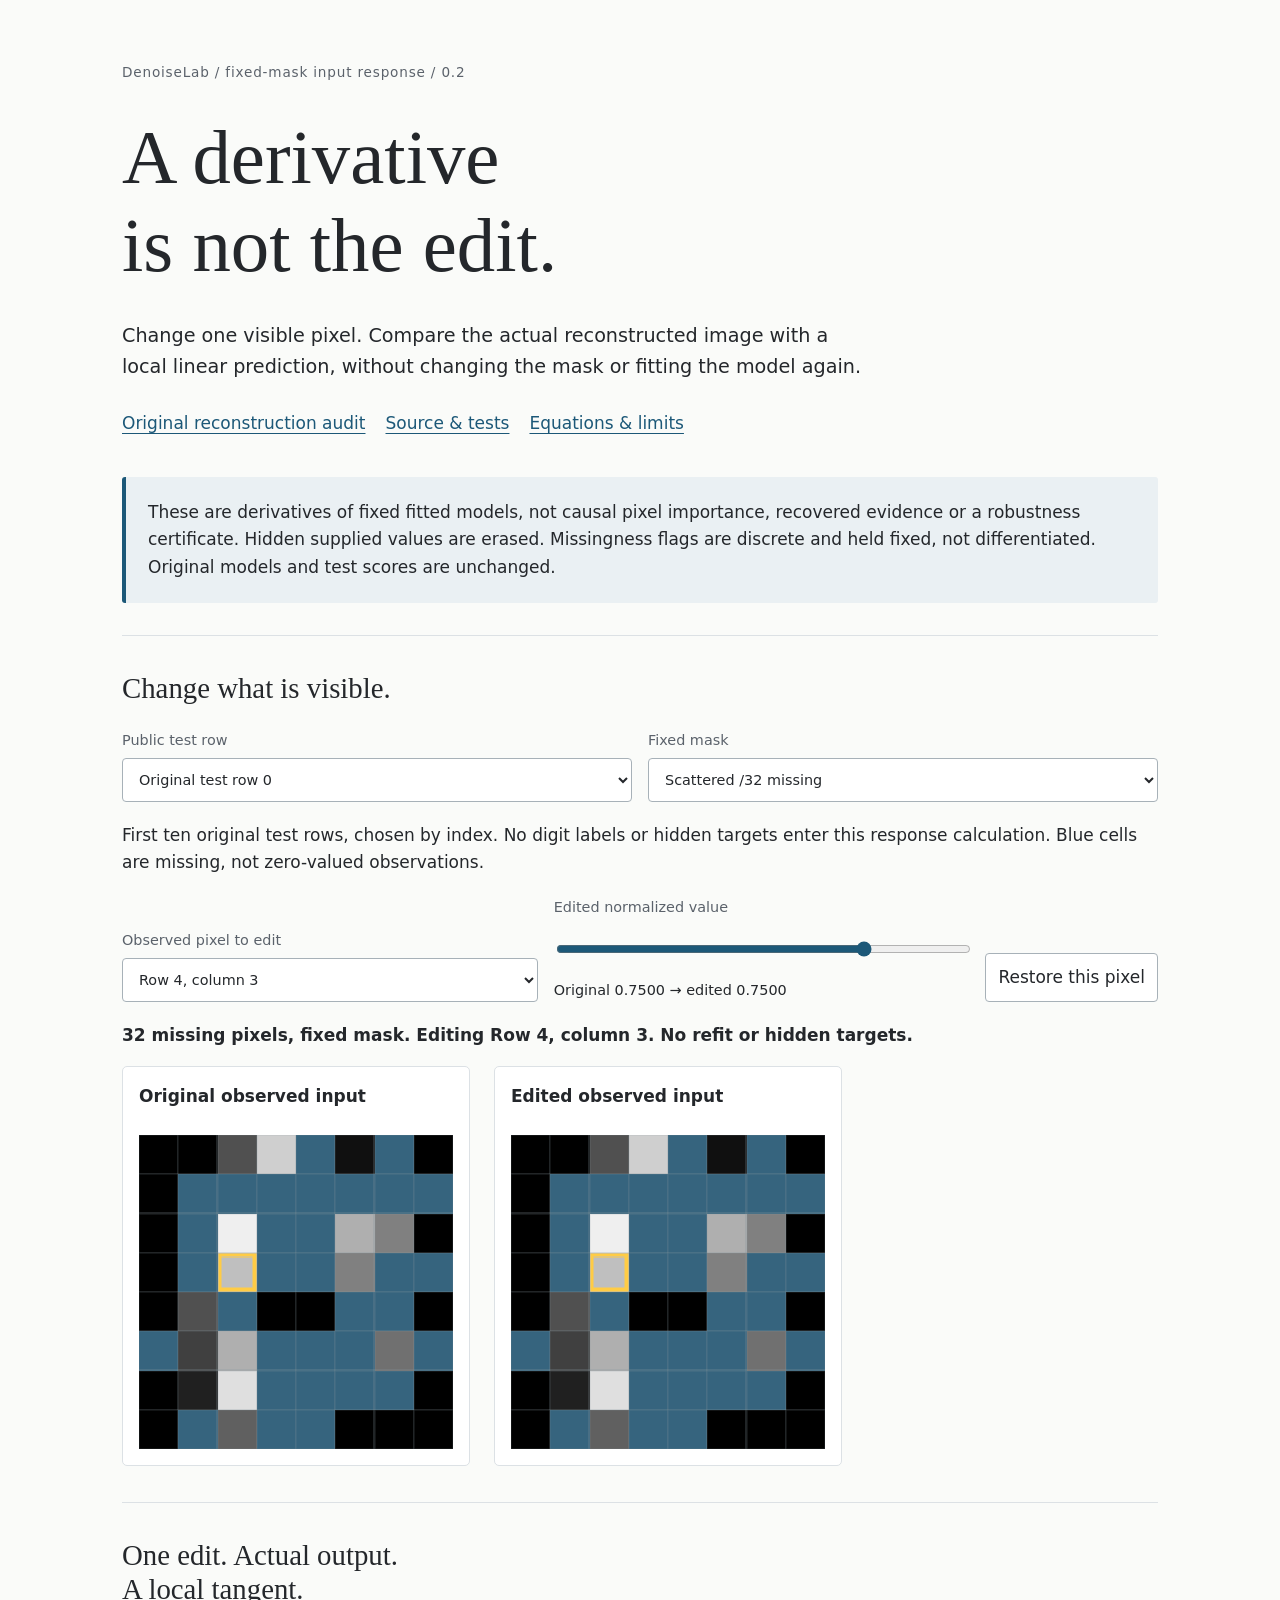
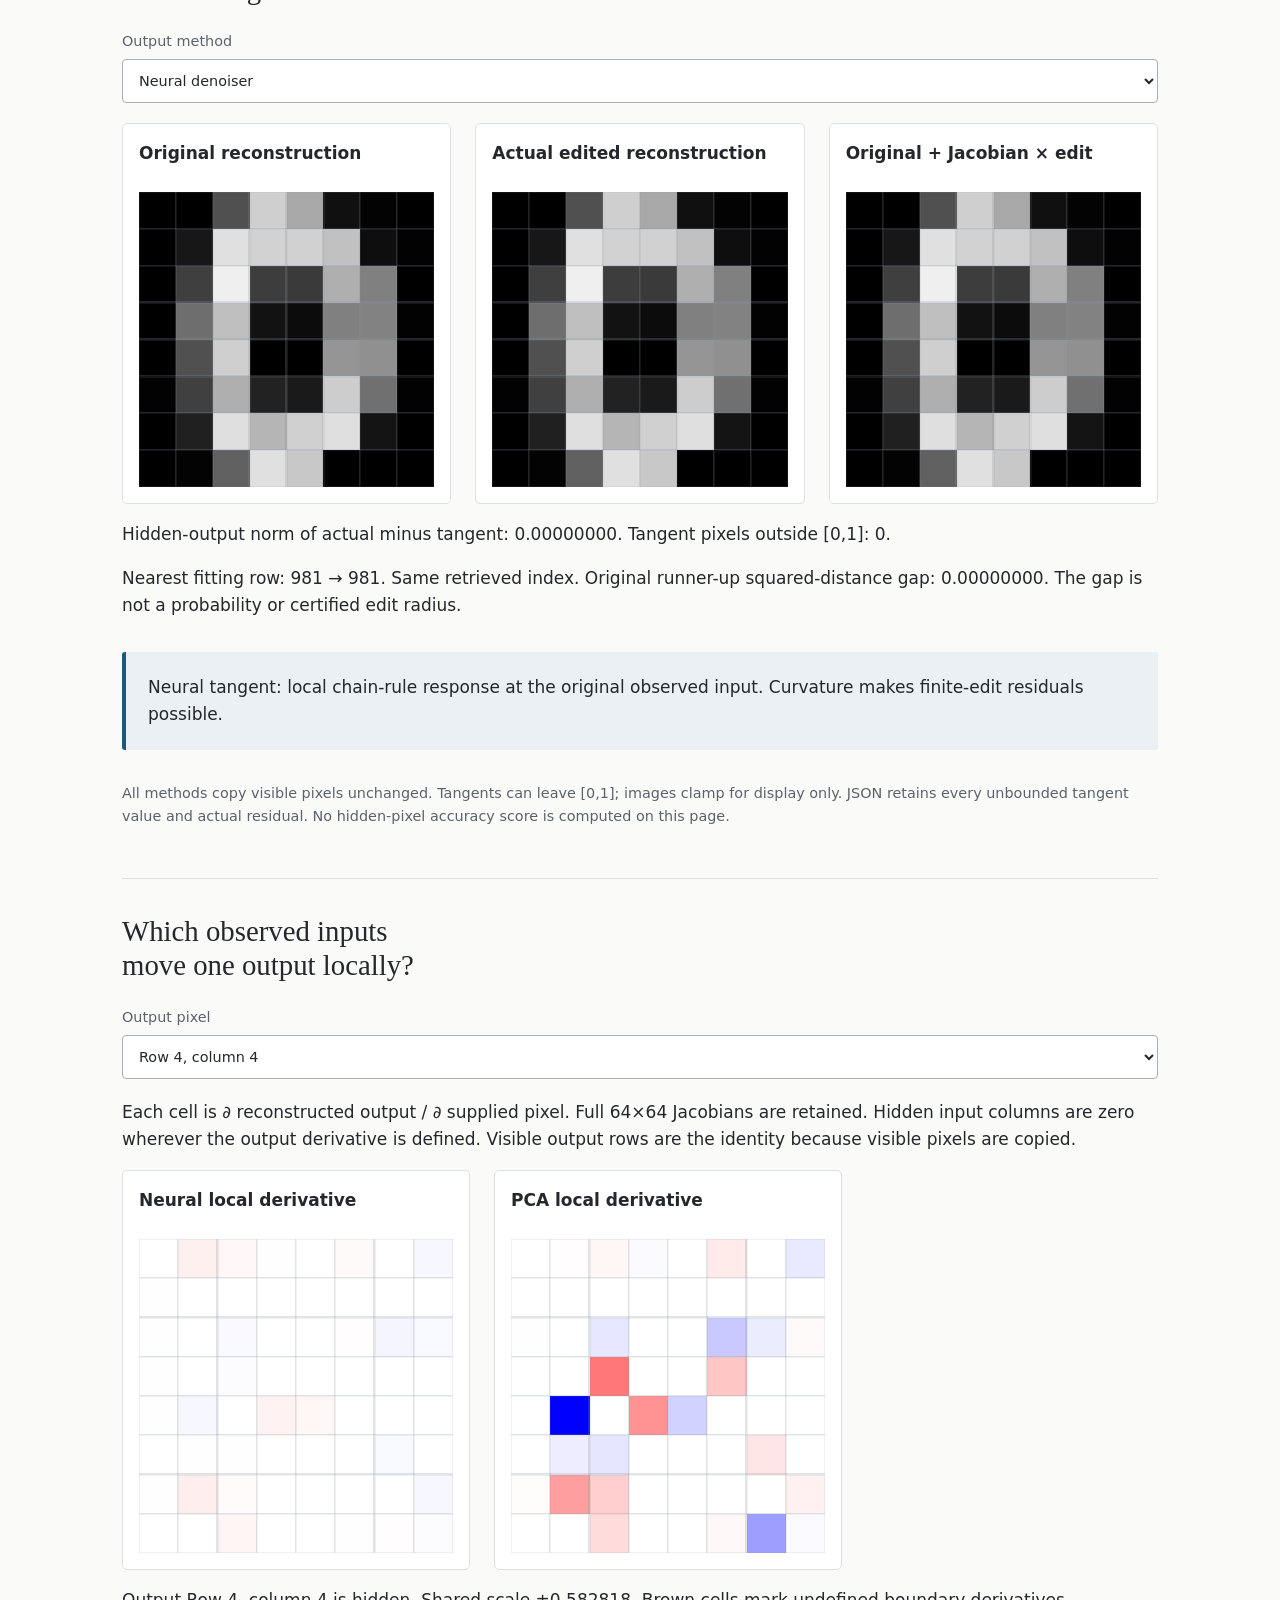
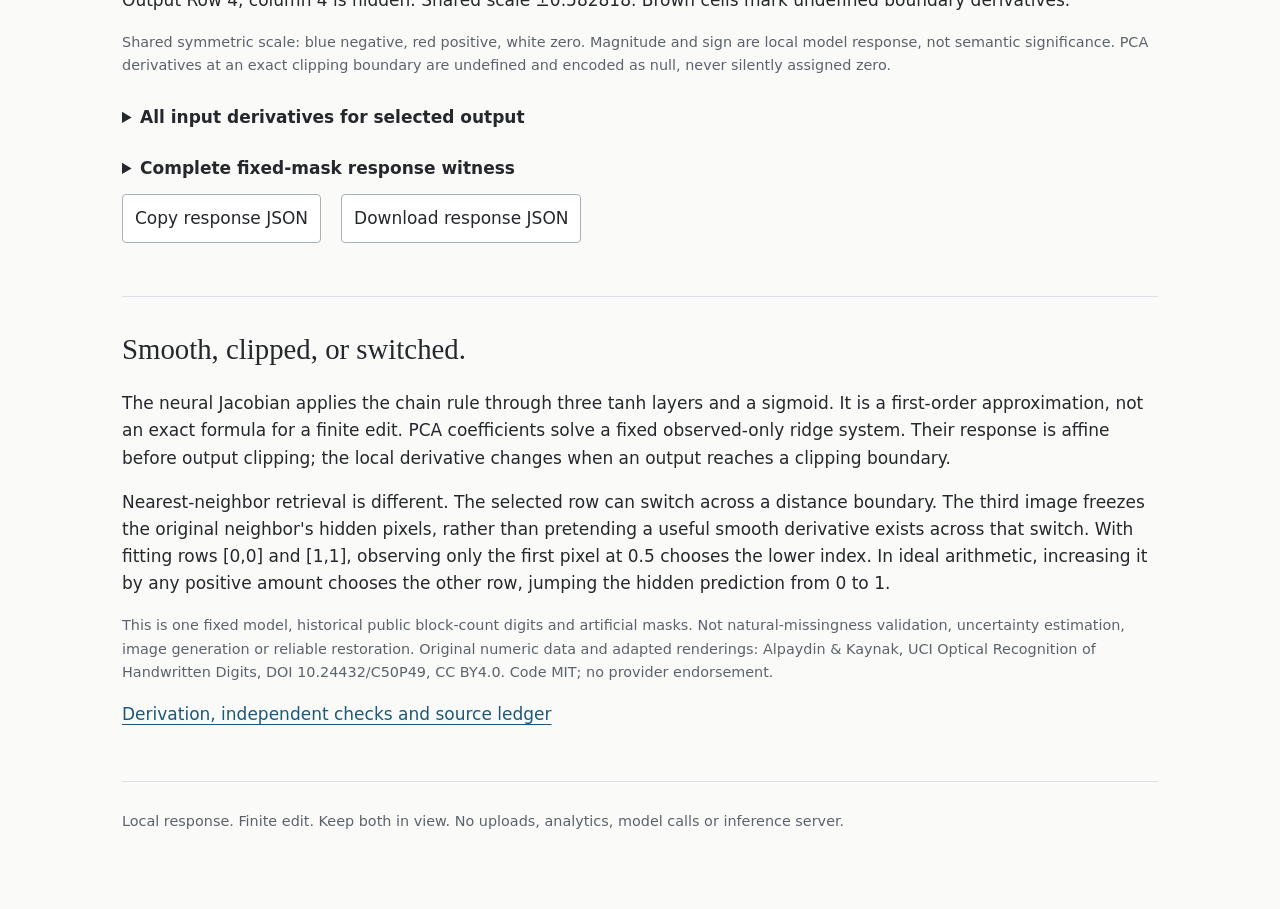
<file: docs/5-response.html>
<!doctype html><html lang="en"><head><meta charset="utf-8"><meta name="viewport" content="width=device-width,initial-scale=1"><title>DenoiseLab / a derivative is not the edit</title><meta name="description" content="Manual fixed-mask input Jacobians and actual finite-edit comparisons for neural, PCA and nearest-neighbor digit reconstruction."><link rel="stylesheet" href="style.css"><link rel="stylesheet" href="response.css"><script defer src="data.js"></script><script defer src="inference.js"></script><script defer src="response.js"></script><script defer src="response-app.js"></script></head><body><main>
<header><p class="eyebrow">DenoiseLab / fixed-mask input response / 0.2</p><h1>A derivative<br>is not the edit.</h1><p class="intro">Change one visible pixel. Compare the actual reconstructed image with a local linear prediction, without changing the mask or fitting the model again.</p><nav><a href="index.html">Original reconstruction audit</a><a href="https://github.com/midya8/denoiselab">Source &amp; tests</a><a href="https://github.com/midya8/denoiselab/blob/main/RESPONSE.md">Equations &amp; limits</a></nav></header>
<aside>These are derivatives of fixed fitted models, not causal pixel importance, recovered evidence or a robustness certificate. Hidden supplied values are erased. Missingness flags are discrete and held fixed, not differentiated. Original models and test scores are unchanged.</aside>
<section><h2>Change what is visible.</h2><div class="controls"><label>Public test row<select id="response-row"></select></label><label>Fixed mask<select id="response-pattern"><option value="random16">Scattered /16 missing</option><option value="random32" selected>Scattered /32 missing</option><option value="random48">Scattered /48 missing</option><option value="block16">Block /16 missing</option></select></label></div><p>First ten original test rows, chosen by index. No digit labels or hidden targets enter this response calculation. Blue cells are missing, not zero-valued observations.</p><div class="controls"><label>Observed pixel to edit<select id="response-input"></select></label><label>Edited normalized value<input id="response-value" type="range" min="0" max="1" step="0.0001" value="0.5"><output id="response-value-text"></output></label><button id="response-reset">Restore this pixel</button></div><p id="response-status" role="status" aria-live="polite"></p><div class="panels inputs"><figure><figcaption>Original observed input</figcaption><canvas id="response-observed" width="256" height="256" aria-label="Original visible pixels; hidden pixels blue"></canvas></figure><figure><figcaption>Edited observed input</figcaption><canvas id="response-edited" width="256" height="256" aria-label="Edited visible input"></canvas></figure></div></section>
<section><h2>One edit. Actual output.<br>A local tangent.</h2><div class="controls"><label>Output method<select id="response-method"><option value="network">Neural denoiser</option><option value="pca">Observed-only PCA ridge</option><option value="nearest">Nearest fitting example</option><option value="pixel_mean">Fitting pixel mean</option></select></label></div><div class="panels"><figure><figcaption>Original reconstruction</figcaption><canvas id="response-before" width="256" height="256" aria-label="Original fixed-model reconstruction"></canvas></figure><figure><figcaption>Actual edited reconstruction</figcaption><canvas id="response-after" width="256" height="256" aria-label="Actual reconstruction after edit"></canvas></figure><figure><figcaption id="response-tangent-title">Original + Jacobian × edit</figcaption><canvas id="response-tangent" width="256" height="256" aria-label="Local tangent or frozen hidden prediction"></canvas></figure></div><p id="response-residual"></p><p id="response-neighbor"></p><aside id="response-method-note"></aside><p class="muted">All methods copy visible pixels unchanged. Tangents can leave [0,1]; images clamp for display only. JSON retains every unbounded tangent value and actual residual. No hidden-pixel accuracy score is computed on this page.</p></section>
<section><h2>Which observed inputs<br>move one output locally?</h2><div class="controls"><label>Output pixel<select id="response-output"></select></label></div><p>Each cell is ∂ reconstructed output / ∂ supplied pixel. Full 64×64 Jacobians are retained. Hidden input columns are zero wherever the output derivative is defined. Visible output rows are the identity because visible pixels are copied.</p><div class="panels inputs"><figure><figcaption>Neural local derivative</figcaption><canvas id="response-neural-gradient" width="256" height="256" aria-label="Signed neural derivative for selected output"></canvas></figure><figure><figcaption>PCA local derivative</figcaption><canvas id="response-pca-gradient" width="256" height="256" aria-label="Signed PCA derivative for selected output"></canvas></figure></div><p id="response-gradient-scale"></p><p class="muted">Shared symmetric scale: blue negative, red positive, white zero. Magnitude and sign are local model response, not semantic significance. PCA derivatives at an exact clipping boundary are undefined and encoded as null, never silently assigned zero.</p><details><summary>All input derivatives for selected output</summary><pre id="response-gradient-values"></pre></details><details><summary>Complete fixed-mask response witness</summary><pre id="response-witness"></pre></details><div class="buttons"><button id="response-copy">Copy response JSON</button><button id="response-download">Download response JSON</button></div><p id="response-copy-status" role="status"></p></section>
<section><h2>Smooth, clipped, or switched.</h2><p>The neural Jacobian applies the chain rule through three tanh layers and a sigmoid. It is a first-order approximation, not an exact formula for a finite edit. PCA coefficients solve a fixed observed-only ridge system. Their response is affine before output clipping; the local derivative changes when an output reaches a clipping boundary.</p><p>Nearest-neighbor retrieval is different. The selected row can switch across a distance boundary. The third image freezes the original neighbor's hidden pixels, rather than pretending a useful smooth derivative exists across that switch. With fitting rows [0,0] and [1,1], observing only the first pixel at 0.5 chooses the lower index. In ideal arithmetic, increasing it by any positive amount chooses the other row, jumping the hidden prediction from 0 to 1.</p><p class="muted">This is one fixed model, historical public block-count digits and artificial masks. Not natural-missingness validation, uncertainty estimation, image generation or reliable restoration. Original numeric data and adapted renderings: Alpaydin &amp; Kaynak, UCI Optical Recognition of Handwritten Digits, DOI 10.24432/C50P49, CC BY4.0. Code MIT; no provider endorsement.</p><p><a href="https://github.com/midya8/denoiselab/blob/main/RESPONSE.md">Derivation, independent checks and source ledger</a></p></section><footer>Local response. Finite edit. Keep both in view. No uploads, analytics, model calls or inference server.</footer><p id="response-error" role="alert" hidden></p></main></body></html>
</file>
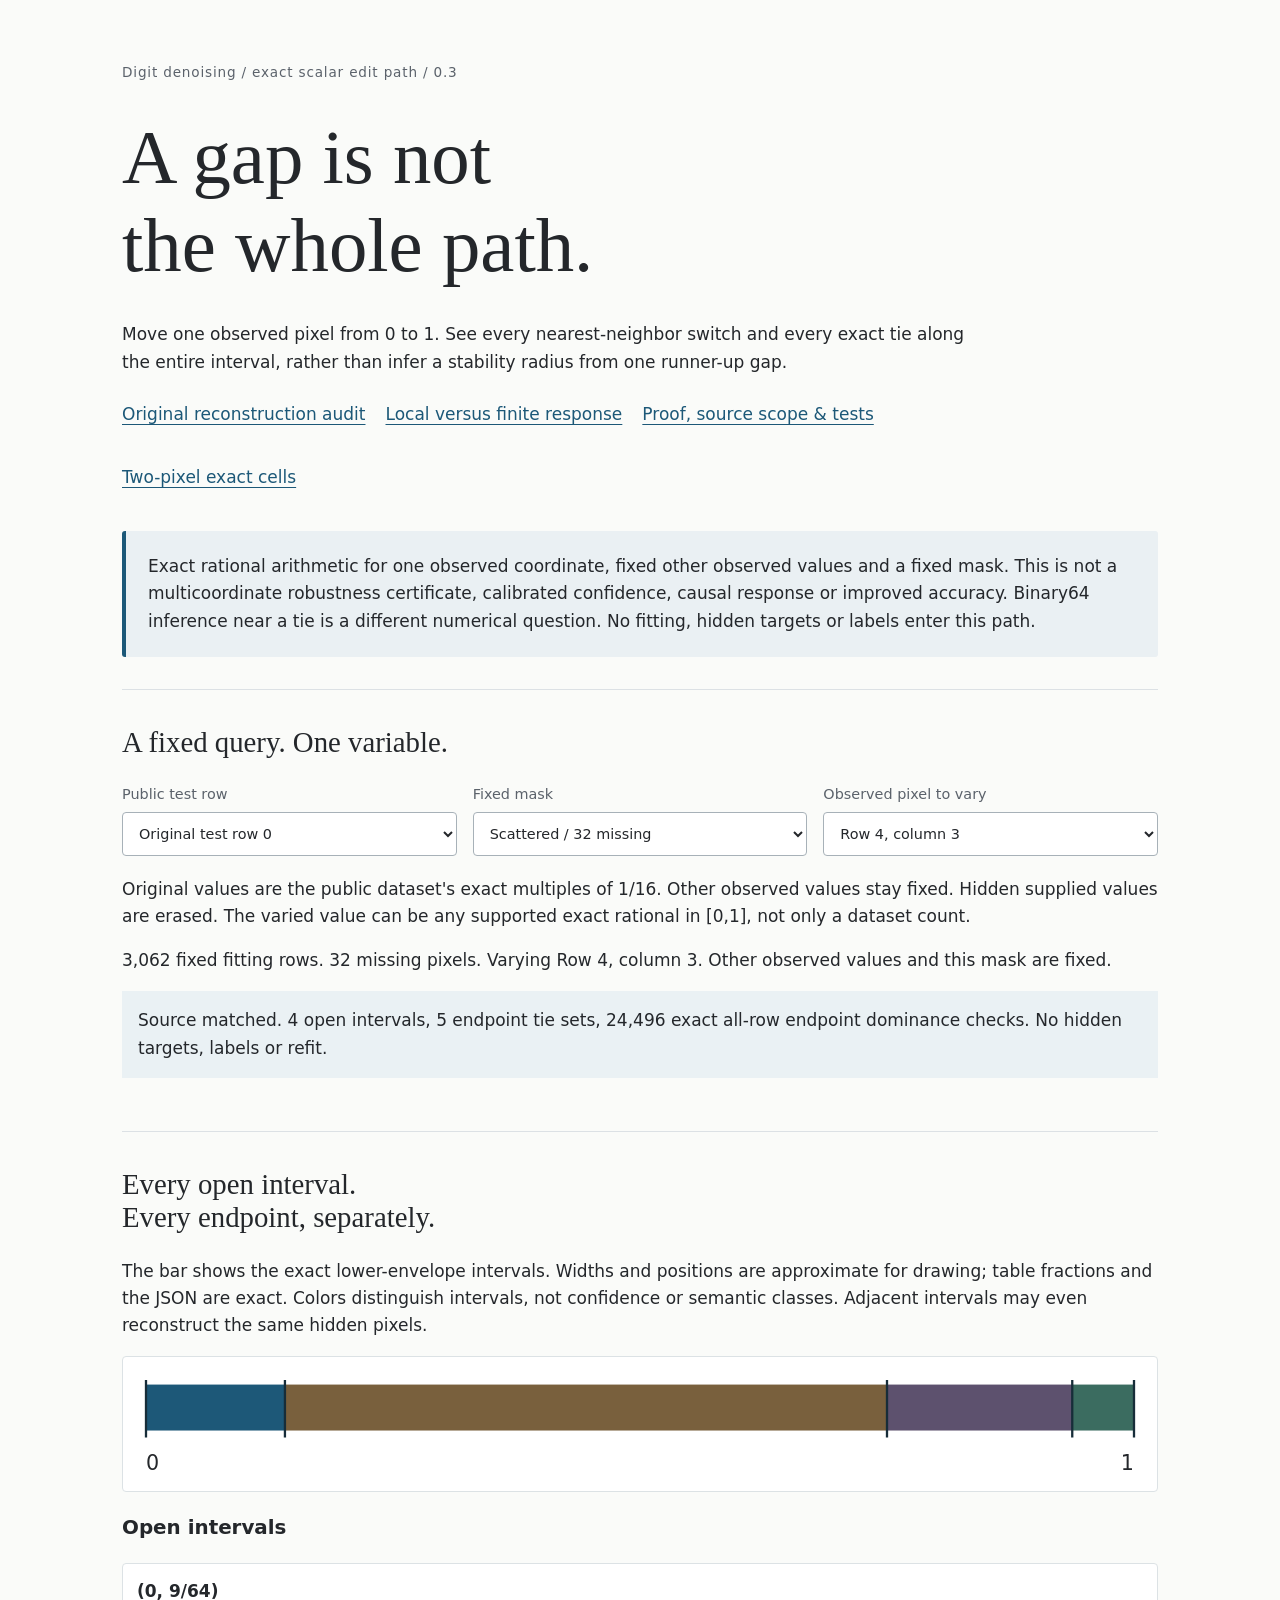
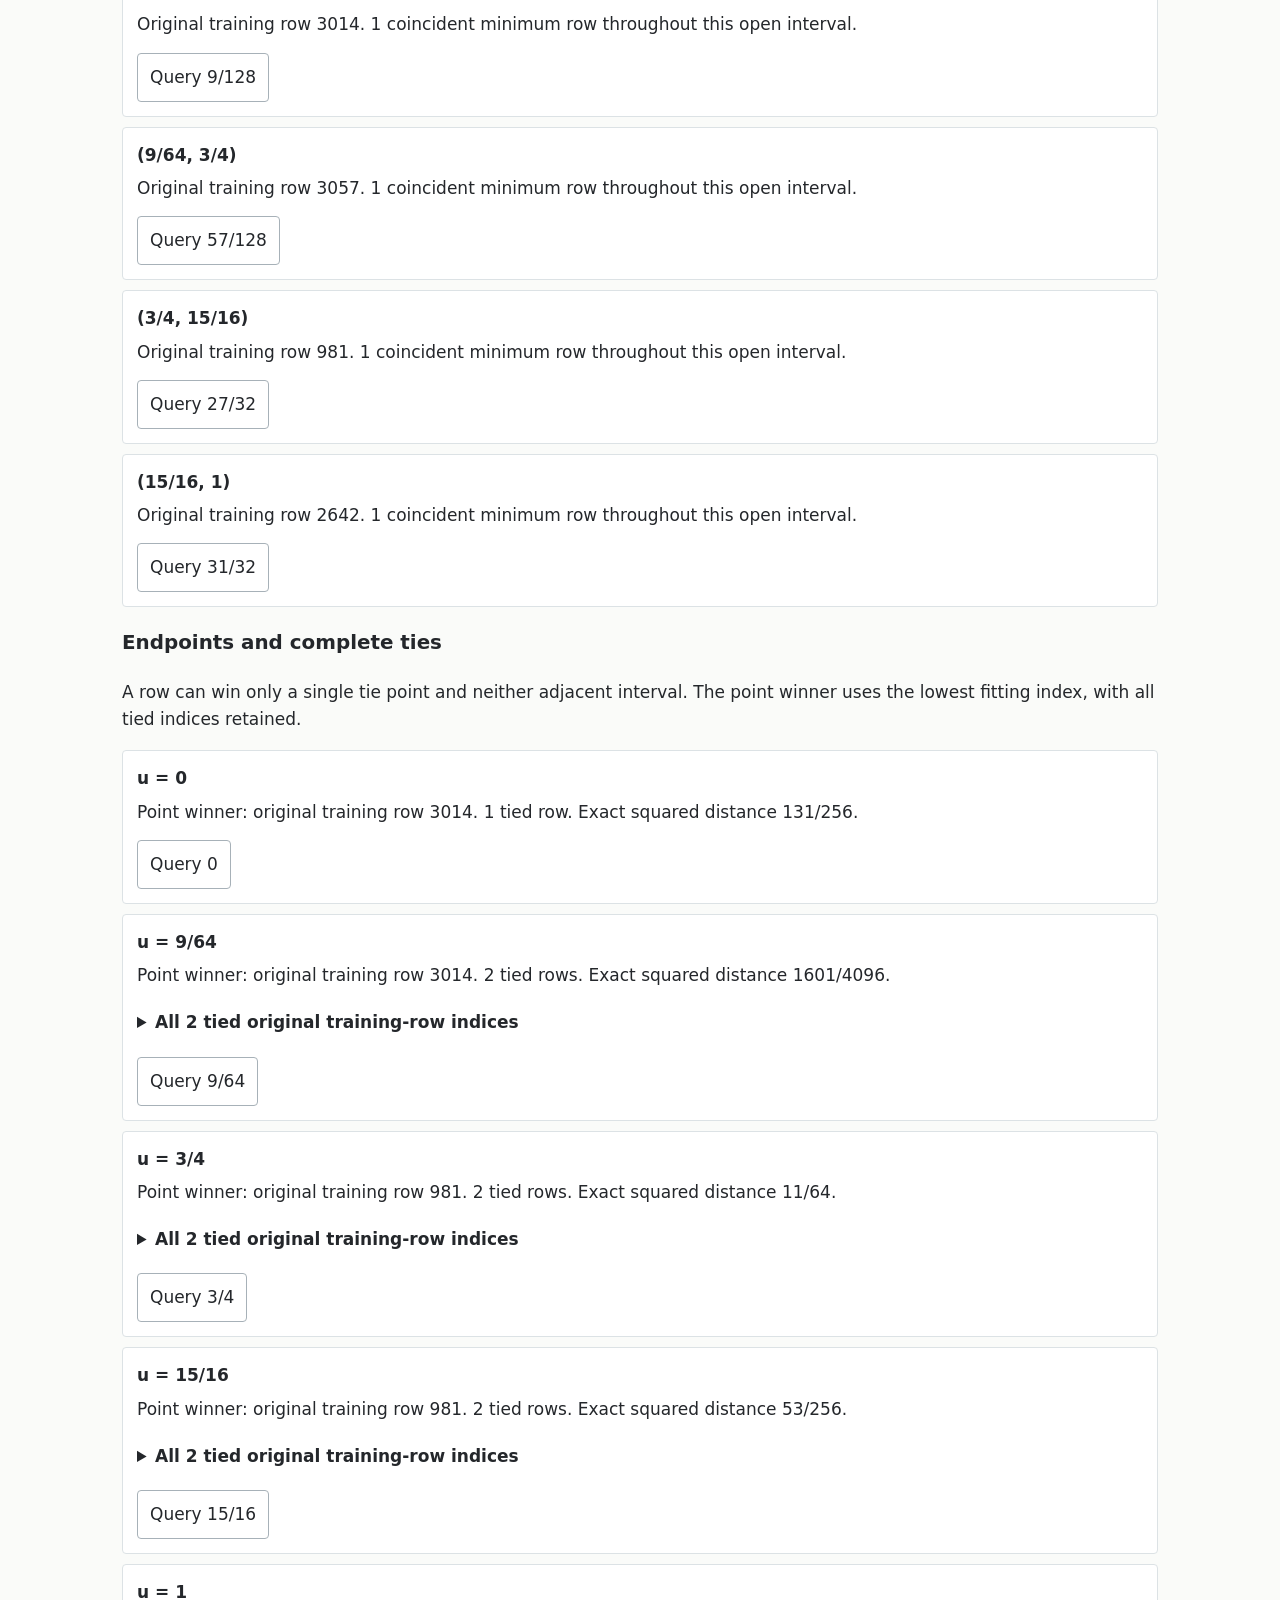
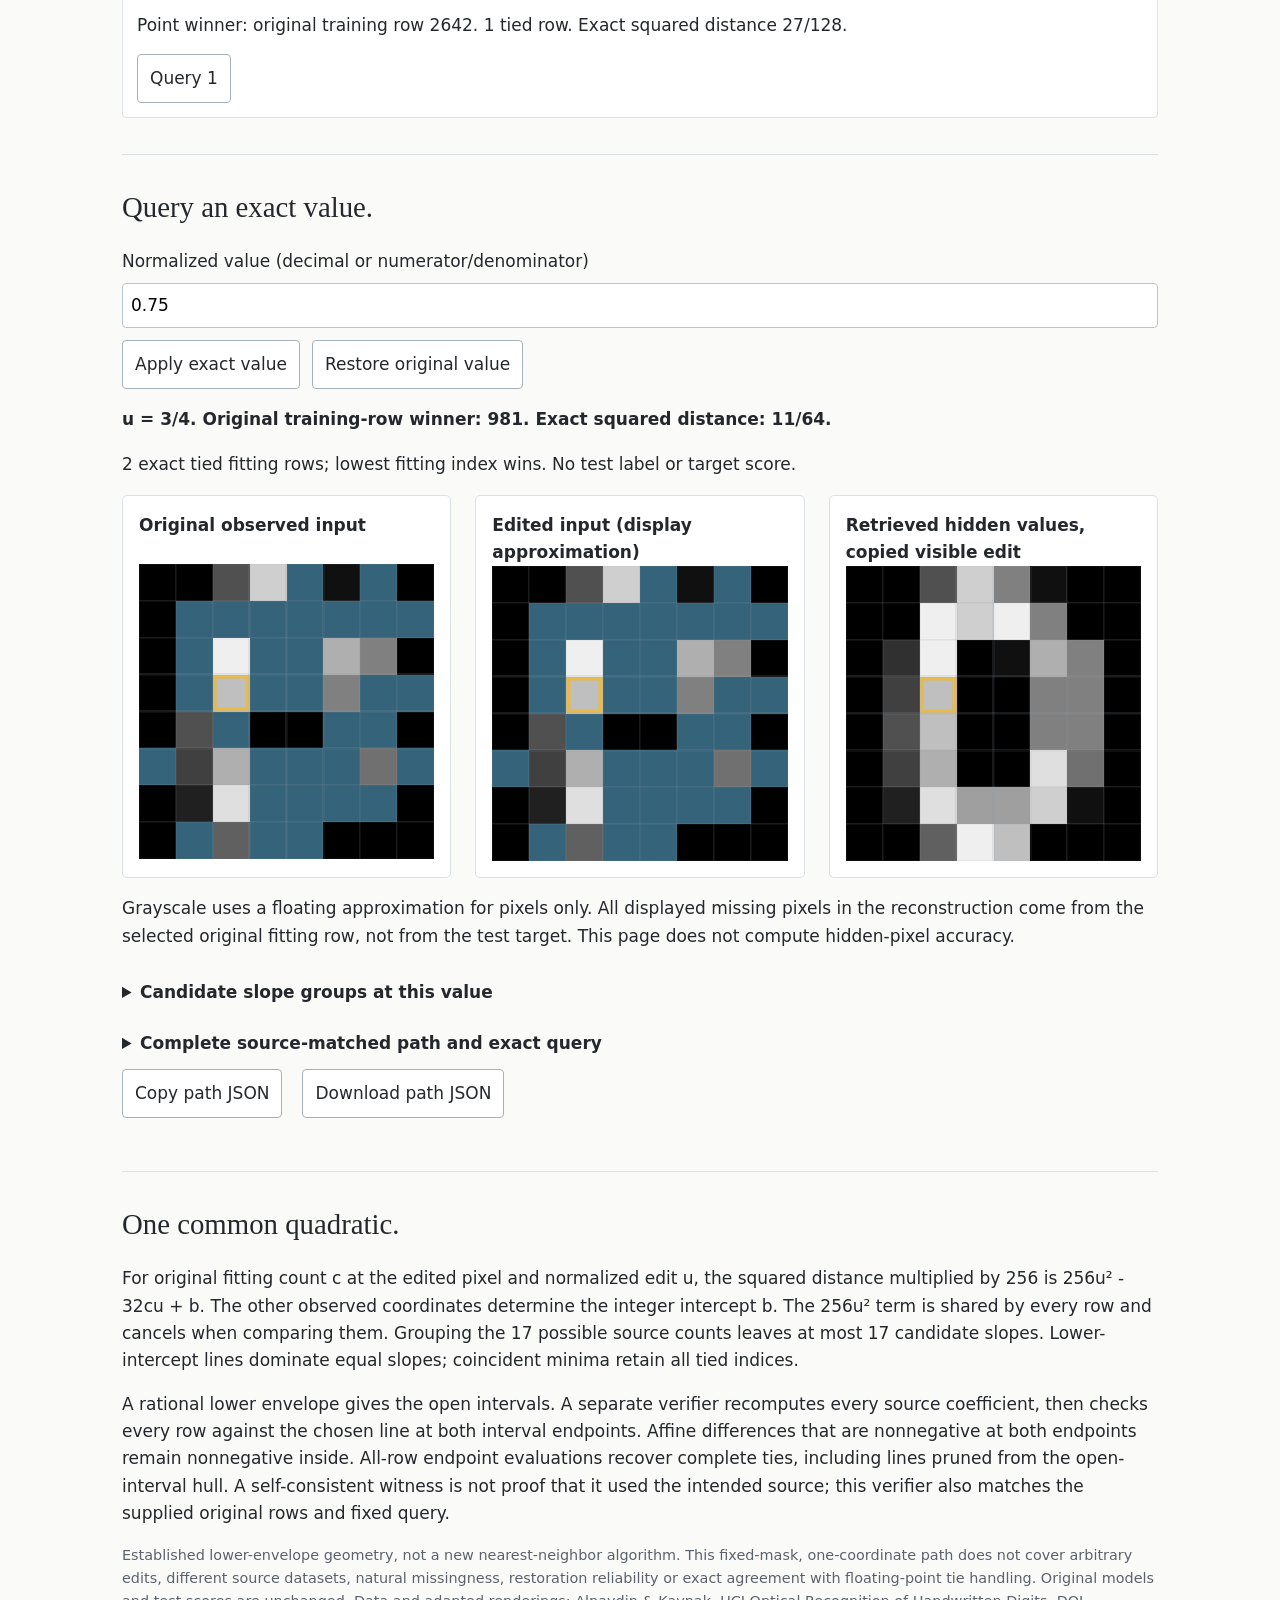
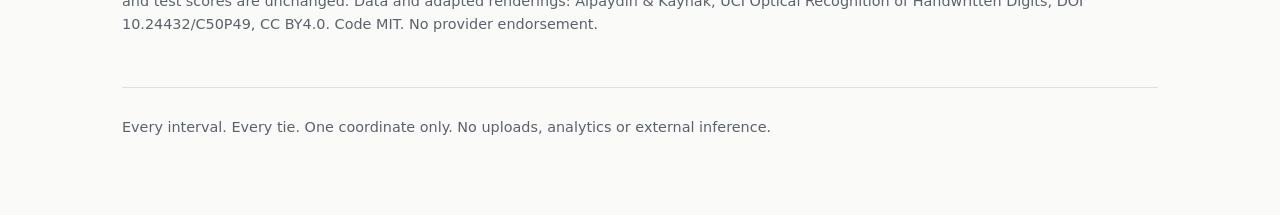
<file: docs/path.html>
<!doctype html><html lang="en"><head><meta charset="utf-8"><meta name="viewport" content="width=device-width,initial-scale=1"><title>Digit denoising: every scalar retrieval switch</title><link rel="stylesheet" href="style.css"><link rel="stylesheet" href="path.css"><script defer src="data.js"></script><script defer src="inference.js"></script><script defer src="edit-path.js"></script><script defer src="path-app.js"></script></head><body><main><header><p class="eyebrow">Digit denoising / exact scalar edit path / 0.3</p><h1>A gap is not<br>the whole path.</h1><p class="lede">Move one observed pixel from 0 to 1. See every nearest-neighbor switch and every exact tie along the entire interval, rather than infer a stability radius from one runner-up gap.</p><nav><a href="index.html">Original reconstruction audit</a><a href="response.html">Local versus finite response</a><a href="https://github.com/midya8/digit-denoising/blob/main/PATH.md">Proof, source scope &amp; tests</a><a href="plane.html">Two-pixel exact cells</a></nav></header><aside>Exact rational arithmetic for one observed coordinate, fixed other observed values and a fixed mask. This is not a multicoordinate robustness certificate, calibrated confidence, causal response or improved accuracy. Binary64 inference near a tie is a different numerical question. No fitting, hidden targets or labels enter this path.</aside>
<section><h2>A fixed query. One variable.</h2><div class="controls"><label>Public test row<select id="path-row"></select></label><label>Fixed mask<select id="path-pattern"></select></label><label>Observed pixel to vary<select id="path-input"></select></label></div><p>Original values are the public dataset's exact multiples of 1/16. Other observed values stay fixed. Hidden supplied values are erased. The varied value can be any supported exact rational in [0,1], not only a dataset count.</p><p id="path-source"></p><p id="path-proof" role="status"></p></section>
<section><h2>Every open interval.<br>Every endpoint, separately.</h2><p>The bar shows the exact lower-envelope intervals. Widths and positions are approximate for drawing; table fractions and the JSON are exact. Colors distinguish intervals, not confidence or semantic classes. Adjacent intervals may even reconstruct the same hidden pixels.</p><svg id="path-timeline" viewBox="0 0 900 116" role="img" aria-label="Nearest-neighbor interval path, exact endpoints are listed below"></svg><h3>Open intervals</h3><div id="path-intervals" class="path-rows"></div><h3>Endpoints and complete ties</h3><p>A row can win only a single tie point and neither adjacent interval. The point winner uses the lowest fitting index, with all tied indices retained.</p><div id="path-points" class="path-rows"></div></section>
<section><h2>Query an exact value.</h2><form id="path-query-form"><label>Normalized value (decimal or numerator/denominator)<input id="path-value" type="text" value="1/2" maxlength="160" inputmode="text" autocomplete="off"></label><button type="submit">Apply exact value</button><button type="button" id="path-original">Restore original value</button></form><p id="path-query-error" role="alert" hidden></p><p id="path-query-status"></p><p id="path-query-ties"></p><div class="panels inputs"><figure><figcaption>Original observed input</figcaption><canvas id="path-observed" width="256" height="256" aria-label="Original observed input; missing cells are blue"></canvas></figure><figure><figcaption>Edited input (display approximation)</figcaption><canvas id="path-edited" width="256" height="256" aria-label="Edited observed input with exact value approximated for drawing"></canvas></figure><figure><figcaption>Retrieved hidden values, copied visible edit</figcaption><canvas id="path-reconstruction" width="256" height="256" aria-label="Reconstruction by exact rational nearest-neighbor selection"></canvas></figure></div><p>Grayscale uses a floating approximation for pixels only. All displayed missing pixels in the reconstruction come from the selected original fitting row, not from the test target. This page does not compute hidden-pixel accuracy.</p><details><summary>Candidate slope groups at this value</summary><pre id="path-candidates"></pre></details><details><summary>Complete source-matched path and exact query</summary><pre id="path-witness"></pre></details><div class="buttons"><button id="path-copy">Copy path JSON</button><button id="path-download">Download path JSON</button></div><p id="path-copy-status" role="status"></p></section>
<section><h2>One common quadratic.</h2><p>For original fitting count c at the edited pixel and normalized edit u, the squared distance multiplied by 256 is 256u² - 32cu + b. The other observed coordinates determine the integer intercept b. The 256u² term is shared by every row and cancels when comparing them. Grouping the 17 possible source counts leaves at most 17 candidate slopes. Lower-intercept lines dominate equal slopes; coincident minima retain all tied indices.</p><p>A rational lower envelope gives the open intervals. A separate verifier recomputes every source coefficient, then checks every row against the chosen line at both interval endpoints. Affine differences that are nonnegative at both endpoints remain nonnegative inside. All-row endpoint evaluations recover complete ties, including lines pruned from the open-interval hull. A self-consistent witness is not proof that it used the intended source; this verifier also matches the supplied original rows and fixed query.</p><p class="muted">Established lower-envelope geometry, not a new nearest-neighbor algorithm. This fixed-mask, one-coordinate path does not cover arbitrary edits, different source datasets, natural missingness, restoration reliability or exact agreement with floating-point tie handling. Original models and test scores are unchanged. Data and adapted renderings: Alpaydin &amp; Kaynak, UCI Optical Recognition of Handwritten Digits, DOI 10.24432/C50P49, CC BY4.0. Code MIT. No provider endorsement.</p></section><footer>Every interval. Every tie. One coordinate only. No uploads, analytics or external inference.</footer></main></body></html>
</file>
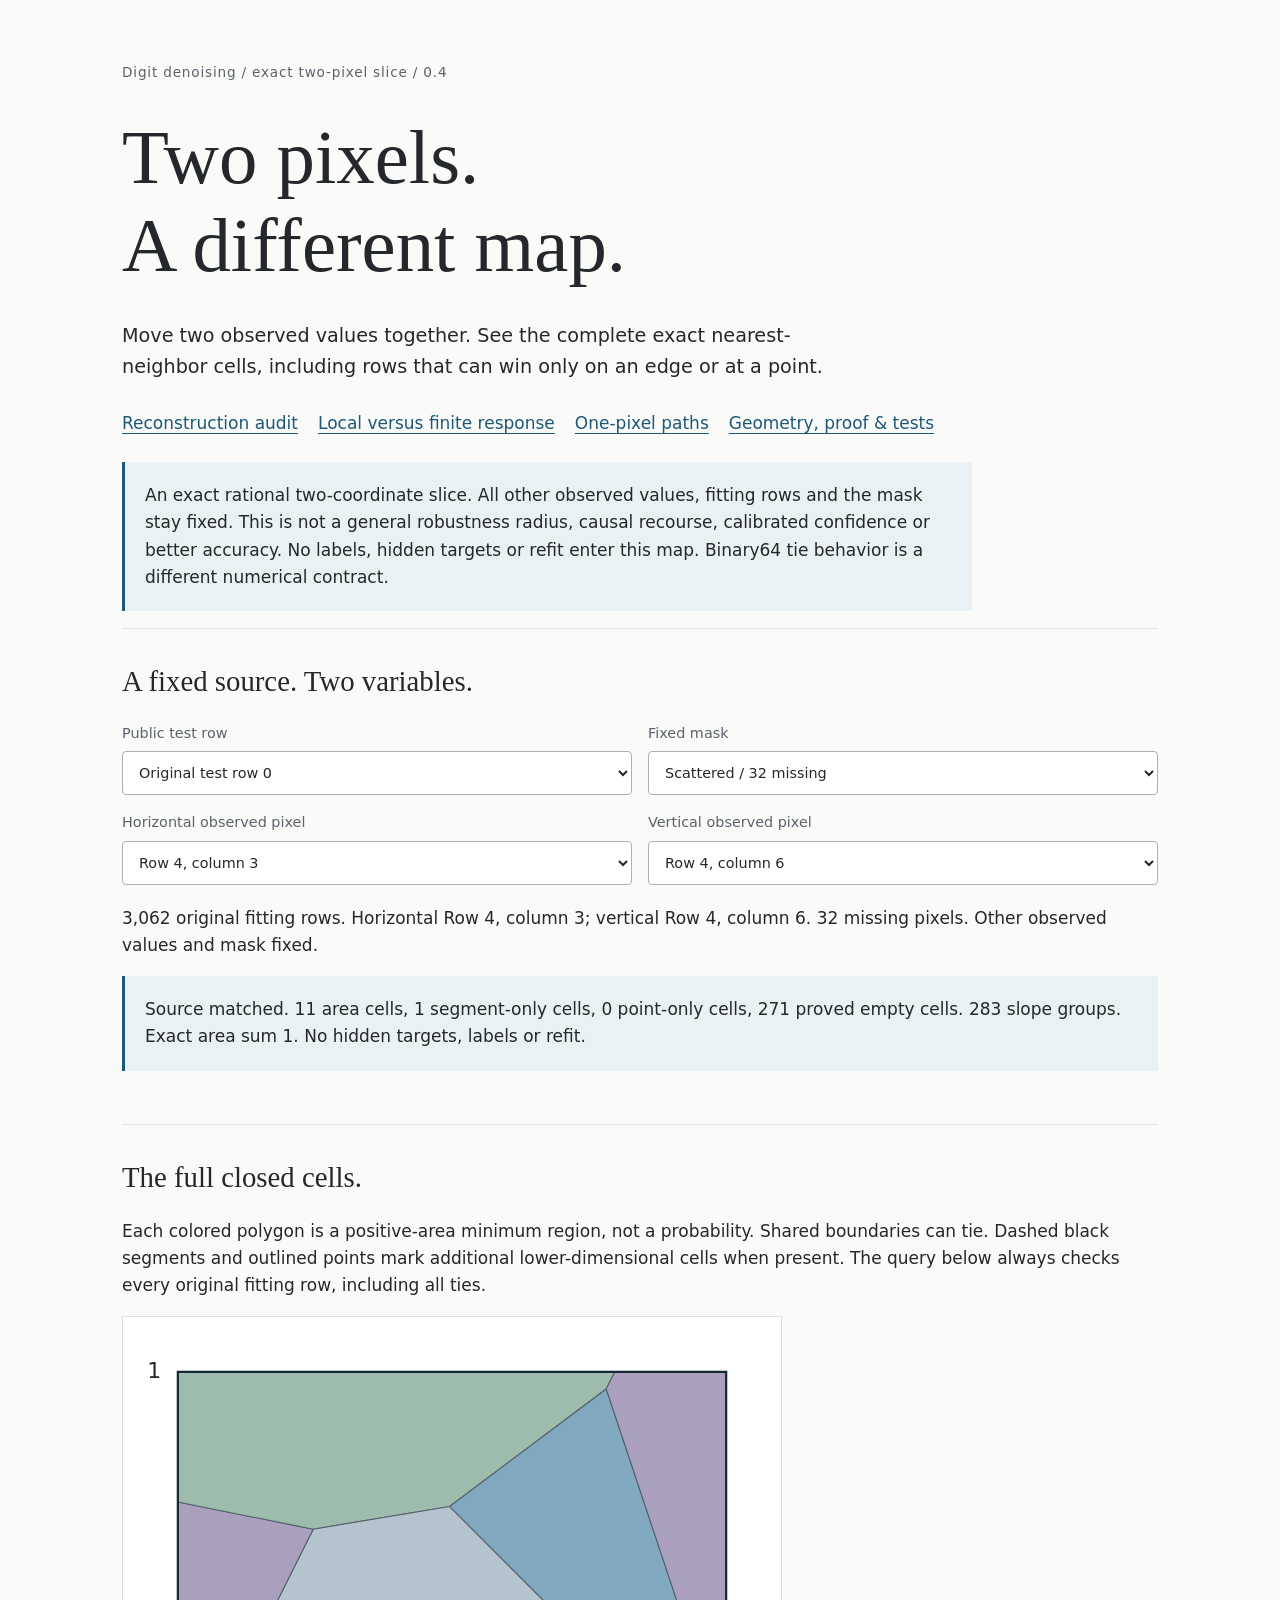
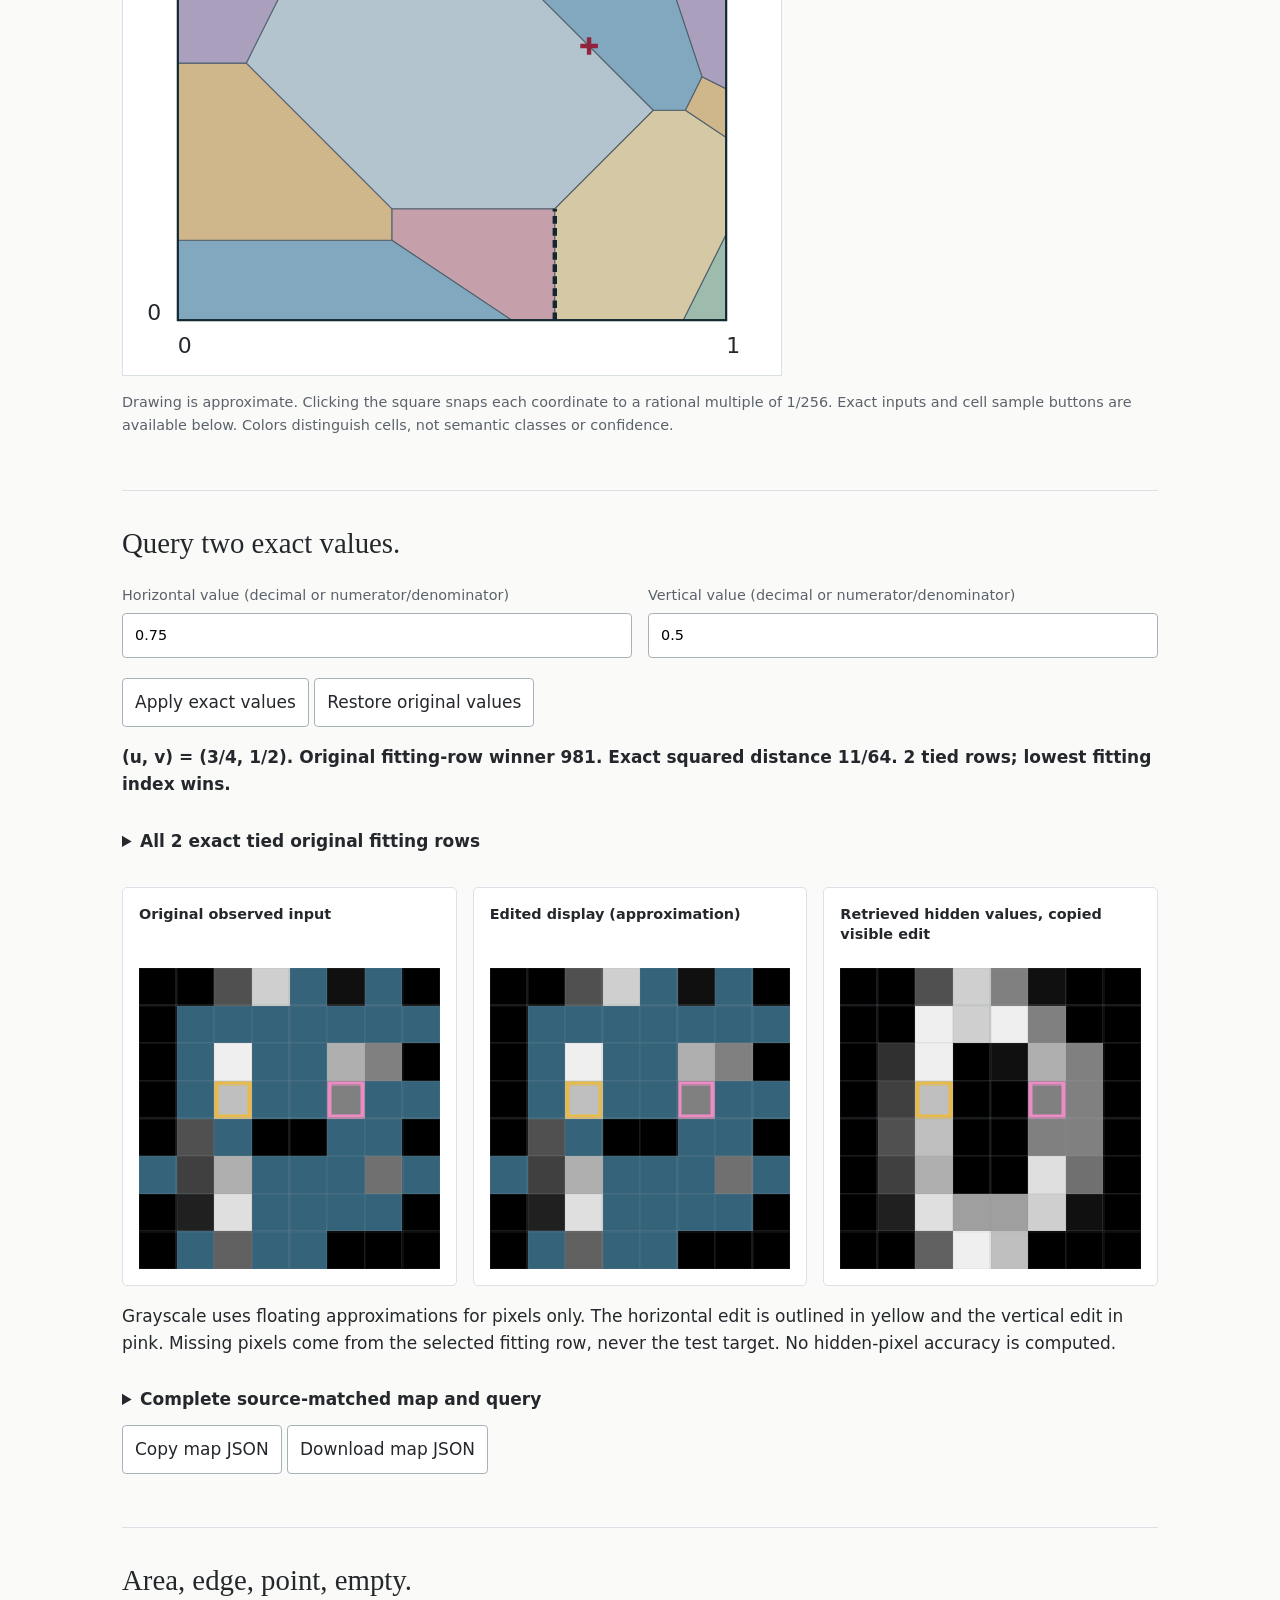
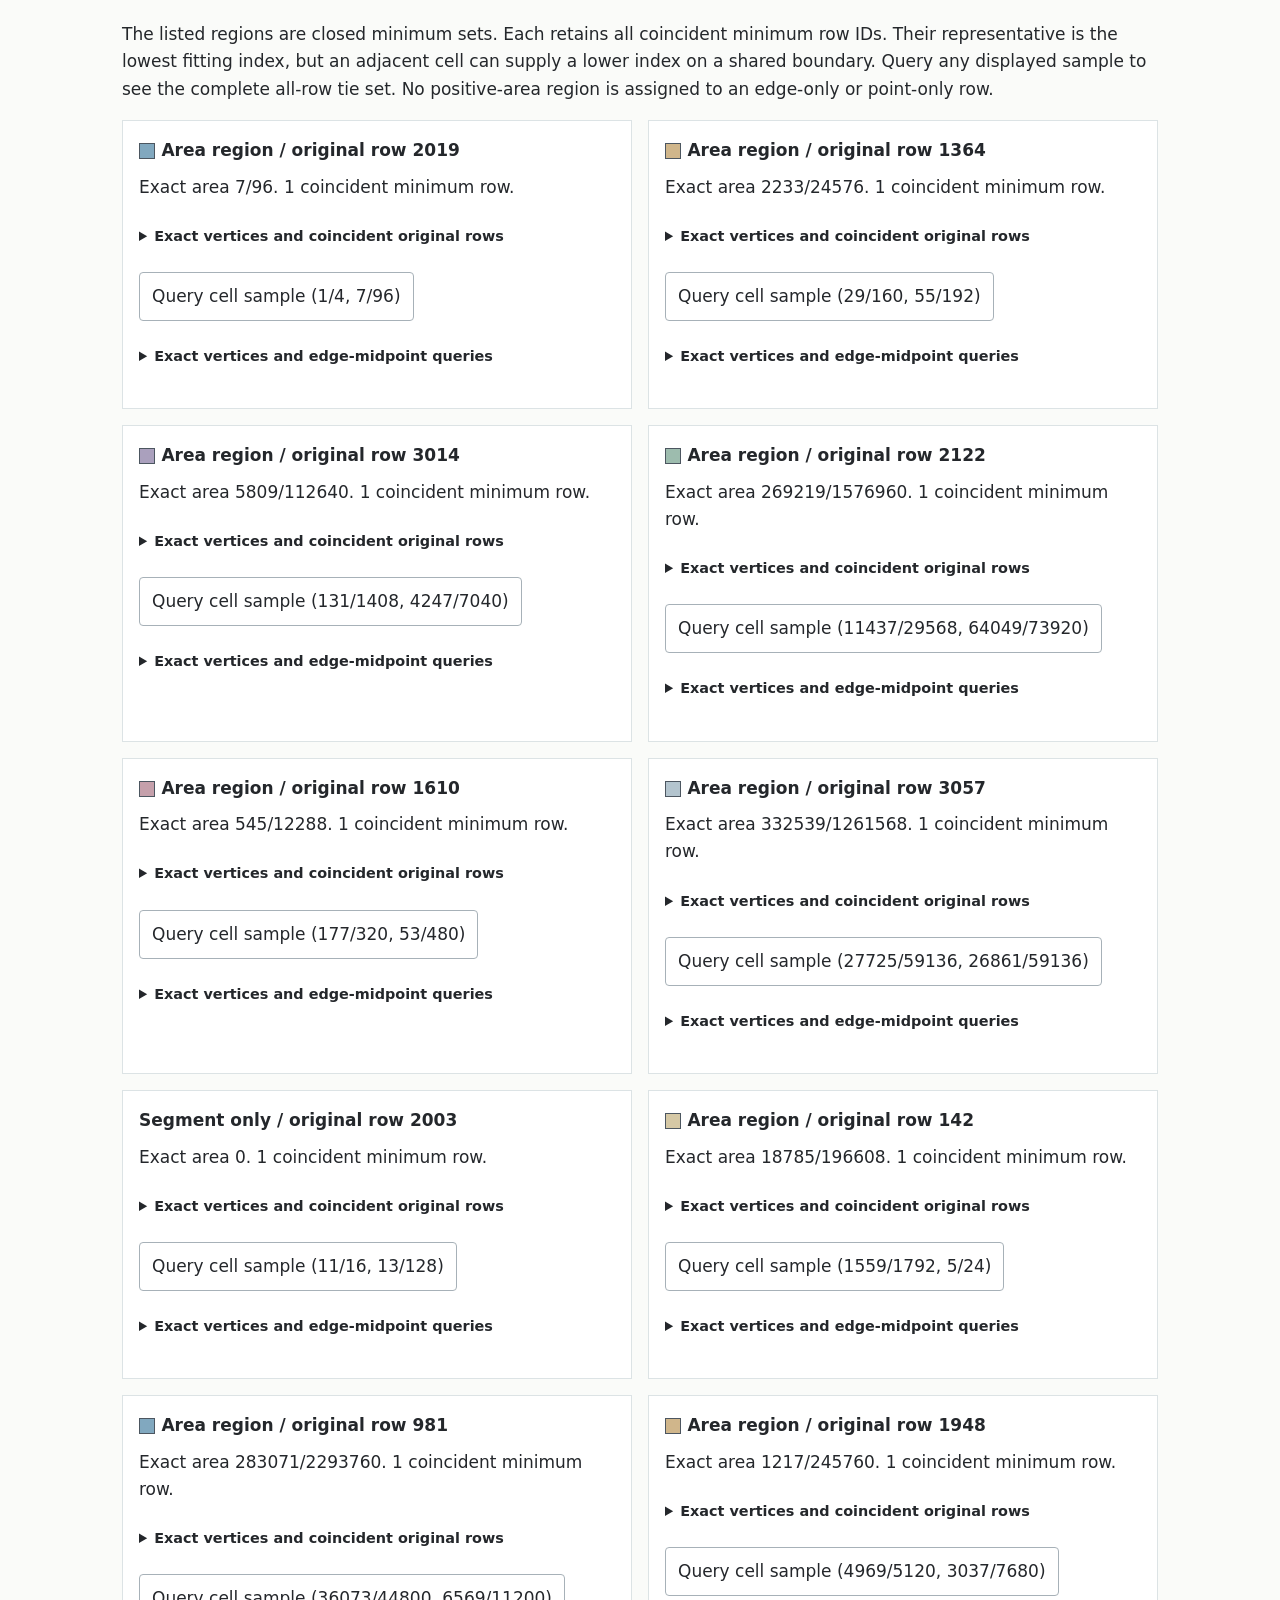
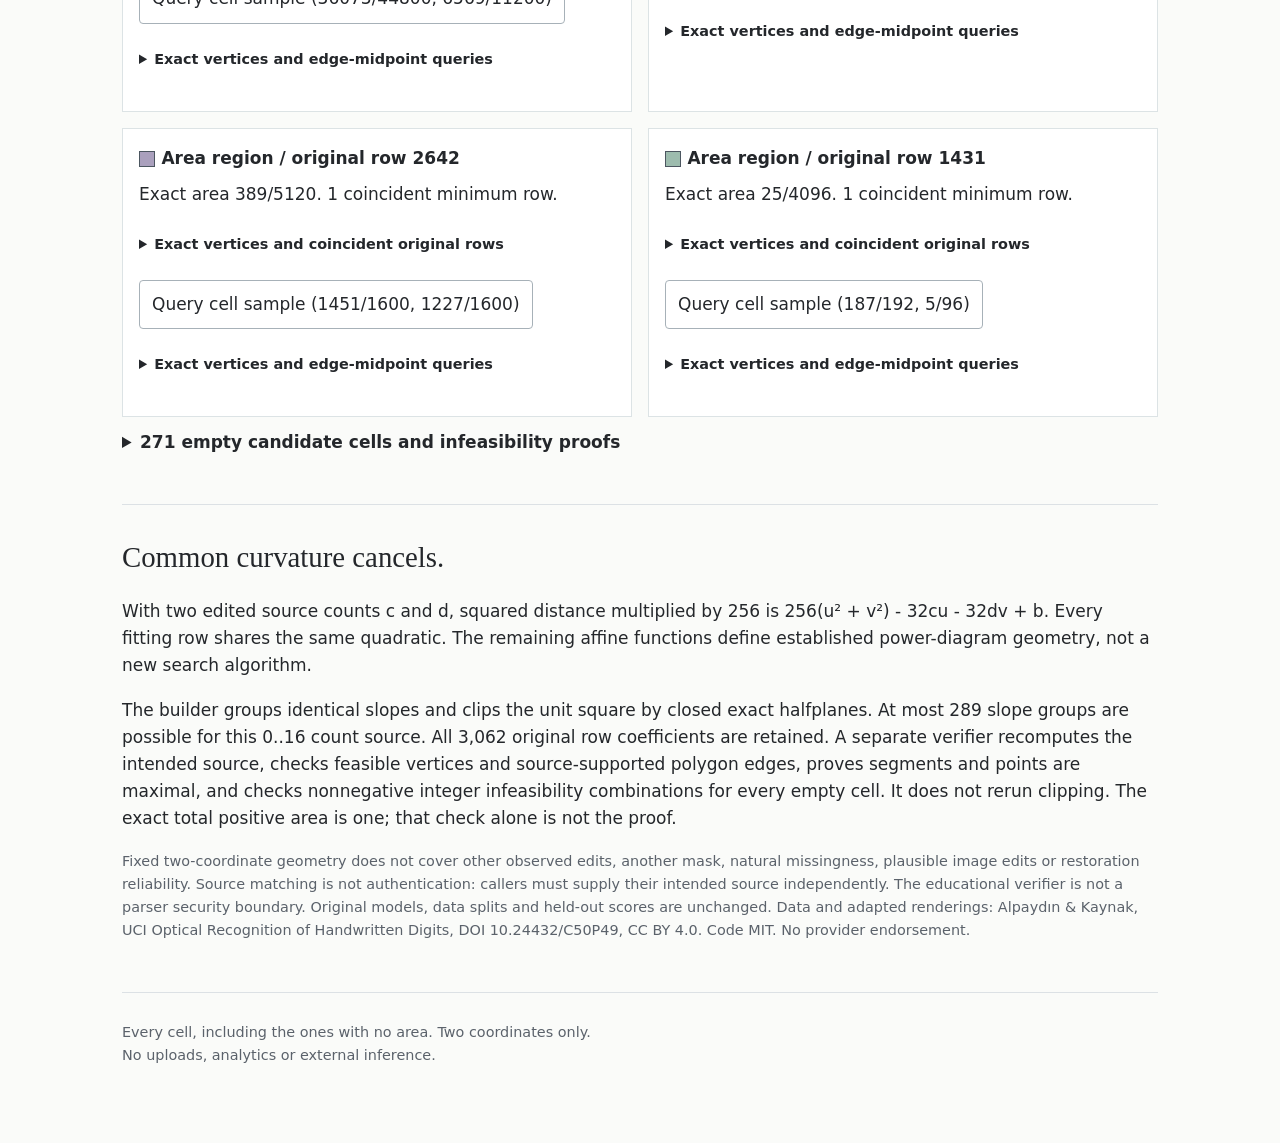
<file: docs/plane.html>
<!doctype html>
<html lang="en"><head><meta charset="utf-8"><meta name="viewport" content="width=device-width,initial-scale=1"><title>Digit denoising - two-pixel retrieval slice</title><link rel="stylesheet" href="style.css"><link rel="stylesheet" href="plane.css"></head>
<body><main>
<header><p class="eyebrow">Digit denoising / exact two-pixel slice / 0.4</p><h1>Two pixels.<br>A different map.</h1><p class="intro">Move two observed values together. See the complete exact nearest-neighbor cells, including rows that can win only on an edge or at a point.</p><nav><a href="index.html">Reconstruction audit</a><a href="response.html">Local versus finite response</a><a href="path.html">One-pixel paths</a><a href="https://github.com/midya8/digit-denoising/blob/main/PLANE.md">Geometry, proof & tests</a></nav><p class="notice">An exact rational two-coordinate slice. All other observed values, fitting rows and the mask stay fixed. This is not a general robustness radius, causal recourse, calibrated confidence or better accuracy. No labels, hidden targets or refit enter this map. Binary64 tie behavior is a different numerical contract.</p></header>
<section><h2>A fixed source. Two variables.</h2><div class="controls"><label>Public test row<select id="plane-row"></select></label><label>Fixed mask<select id="plane-pattern"></select></label><label>Horizontal observed pixel<select id="plane-x"></select></label><label>Vertical observed pixel<select id="plane-y"></select></label></div><p id="plane-source"></p><p class="notice" id="plane-proof" role="status"></p></section>
<section><h2>The full closed cells.</h2><p>Each colored polygon is a positive-area minimum region, not a probability. Shared boundaries can tie. Dashed black segments and outlined points mark additional lower-dimensional cells when present. The query below always checks every original fitting row, including all ties.</p><svg id="plane-map" viewBox="0 0 600 600" role="img" aria-label="Exact two-coordinate retrieval cells. Drawing coordinates are approximate. Exact vertices follow below."></svg><p class="small">Drawing is approximate. Clicking the square snaps each coordinate to a rational multiple of 1/256. Exact inputs and cell sample buttons are available below. Colors distinguish cells, not semantic classes or confidence.</p><p id="plane-map-status" role="status"></p></section>
<section><h2>Query two exact values.</h2><form id="plane-query-form"><div class="controls"><label>Horizontal value (decimal or numerator/denominator)<input id="plane-u" type="text" inputmode="text" autocomplete="off" spellcheck="false"></label><label>Vertical value (decimal or numerator/denominator)<input id="plane-v" type="text" inputmode="text" autocomplete="off" spellcheck="false"></label></div><button type="submit">Apply exact values</button> <button type="button" id="plane-original">Restore original values</button></form><p id="plane-error" role="alert" hidden></p><p id="plane-query-status" role="status"></p><details><summary id="plane-ties-summary">All exact tied original fitting rows</summary><pre id="plane-ties"></pre></details><div class="images"><figure><figcaption>Original observed input</figcaption><canvas id="plane-observed" width="256" height="256" aria-label="Original visible pixels. Missing values are blue."></canvas></figure><figure><figcaption>Edited display (approximation)</figcaption><canvas id="plane-edited" width="256" height="256" aria-label="Two edited observed values. Missing values stay blue."></canvas></figure><figure><figcaption>Retrieved hidden values, copied visible edit</figcaption><canvas id="plane-reconstruction" width="256" height="256" aria-label="Missing pixels taken from the selected original fitting row."></canvas></figure></div><p>Grayscale uses floating approximations for pixels only. The horizontal edit is outlined in yellow and the vertical edit in pink. Missing pixels come from the selected fitting row, never the test target. No hidden-pixel accuracy is computed.</p><details><summary>Complete source-matched map and query</summary><pre id="plane-witness"></pre></details><button id="plane-copy" type="button">Copy map JSON</button> <button id="plane-download" type="button">Download map JSON</button><p id="plane-copy-status" role="status"></p></section>
<section><h2>Area, edge, point, empty.</h2><p>The listed regions are closed minimum sets. Each retains all coincident minimum row IDs. Their representative is the lowest fitting index, but an adjacent cell can supply a lower index on a shared boundary. Query any displayed sample to see the complete all-row tie set. No positive-area region is assigned to an edge-only or point-only row.</p><div id="plane-cells"></div><details><summary id="plane-empty-summary">Empty candidate cells and infeasibility proofs</summary><pre id="plane-empty"></pre></details></section>
<section><h2>Common curvature cancels.</h2><p>With two edited source counts c and d, squared distance multiplied by 256 is 256(u² + v²) - 32cu - 32dv + b. Every fitting row shares the same quadratic. The remaining affine functions define established power-diagram geometry, not a new search algorithm.</p><p>The builder groups identical slopes and clips the unit square by closed exact halfplanes. At most 289 slope groups are possible for this 0..16 count source. All 3,062 original row coefficients are retained. A separate verifier recomputes the intended source, checks feasible vertices and source-supported polygon edges, proves segments and points are maximal, and checks nonnegative integer infeasibility combinations for every empty cell. It does not rerun clipping. The exact total positive area is one; that check alone is not the proof.</p><p class="small">Fixed two-coordinate geometry does not cover other observed edits, another mask, natural missingness, plausible image edits or restoration reliability. Source matching is not authentication: callers must supply their intended source independently. The educational verifier is not a parser security boundary. Original models, data splits and held-out scores are unchanged. Data and adapted renderings: Alpaydın & Kaynak, UCI Optical Recognition of Handwritten Digits, DOI 10.24432/C50P49, CC BY 4.0. Code MIT. No provider endorsement.</p></section>
<footer>Every cell, including the ones with no area. Two coordinates only.<br>No uploads, analytics or external inference.</footer>
</main><script src="data.js"></script><script src="inference.js"></script><script src="edit-path.js"></script><script src="edit-plane.js"></script><script src="plane-app.js"></script></body></html>
</file>
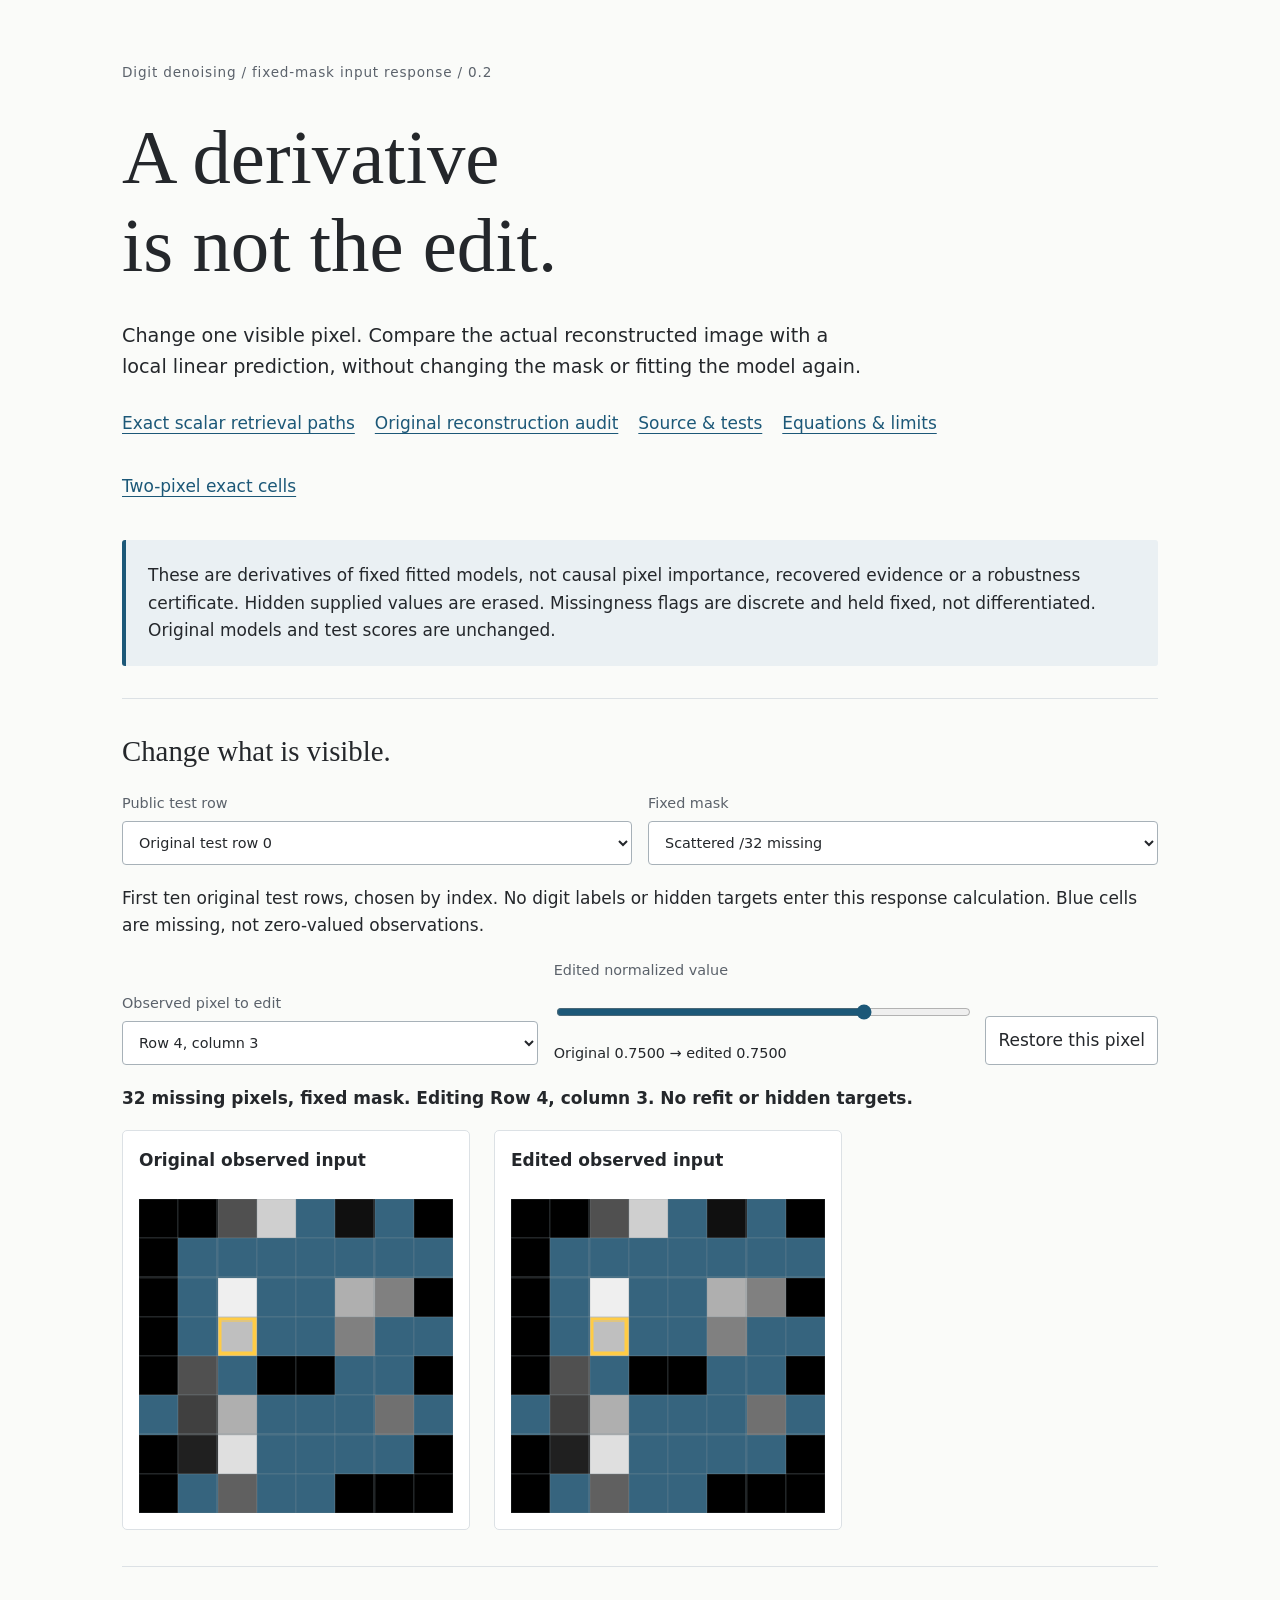
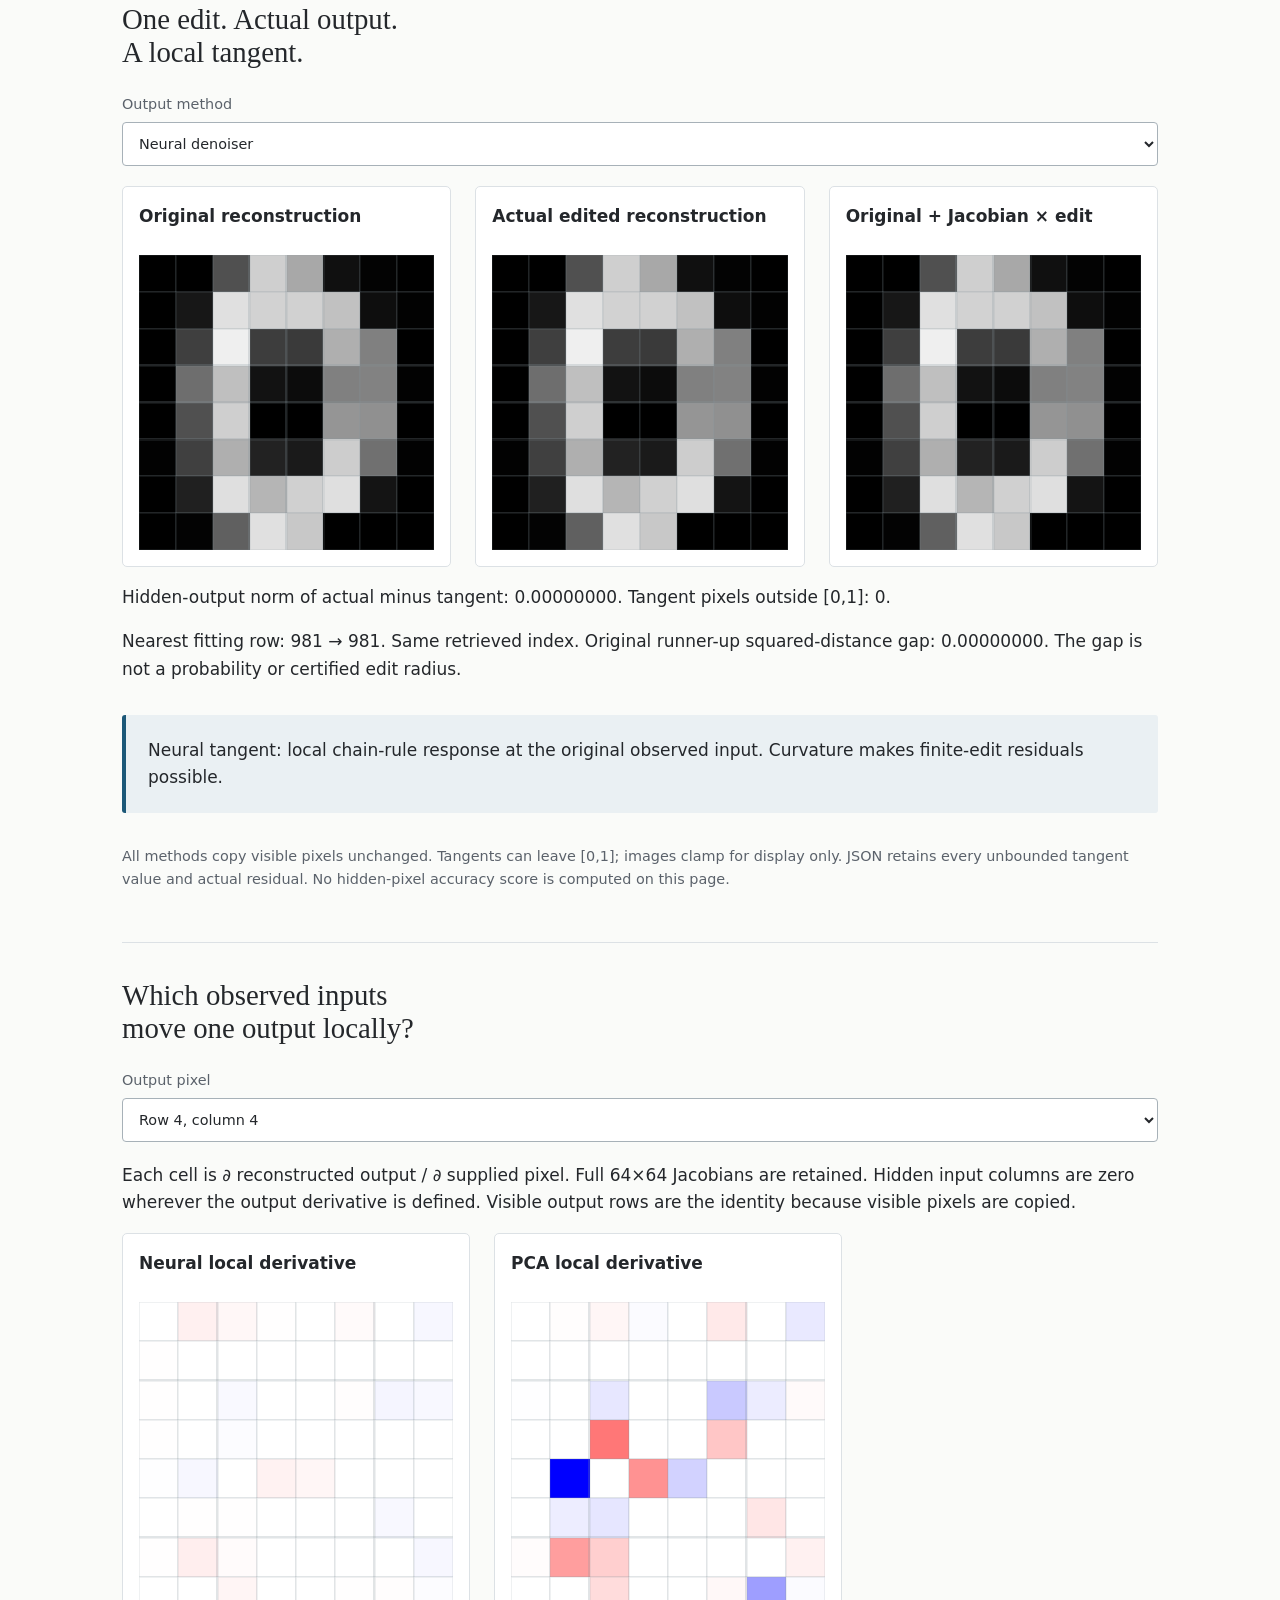
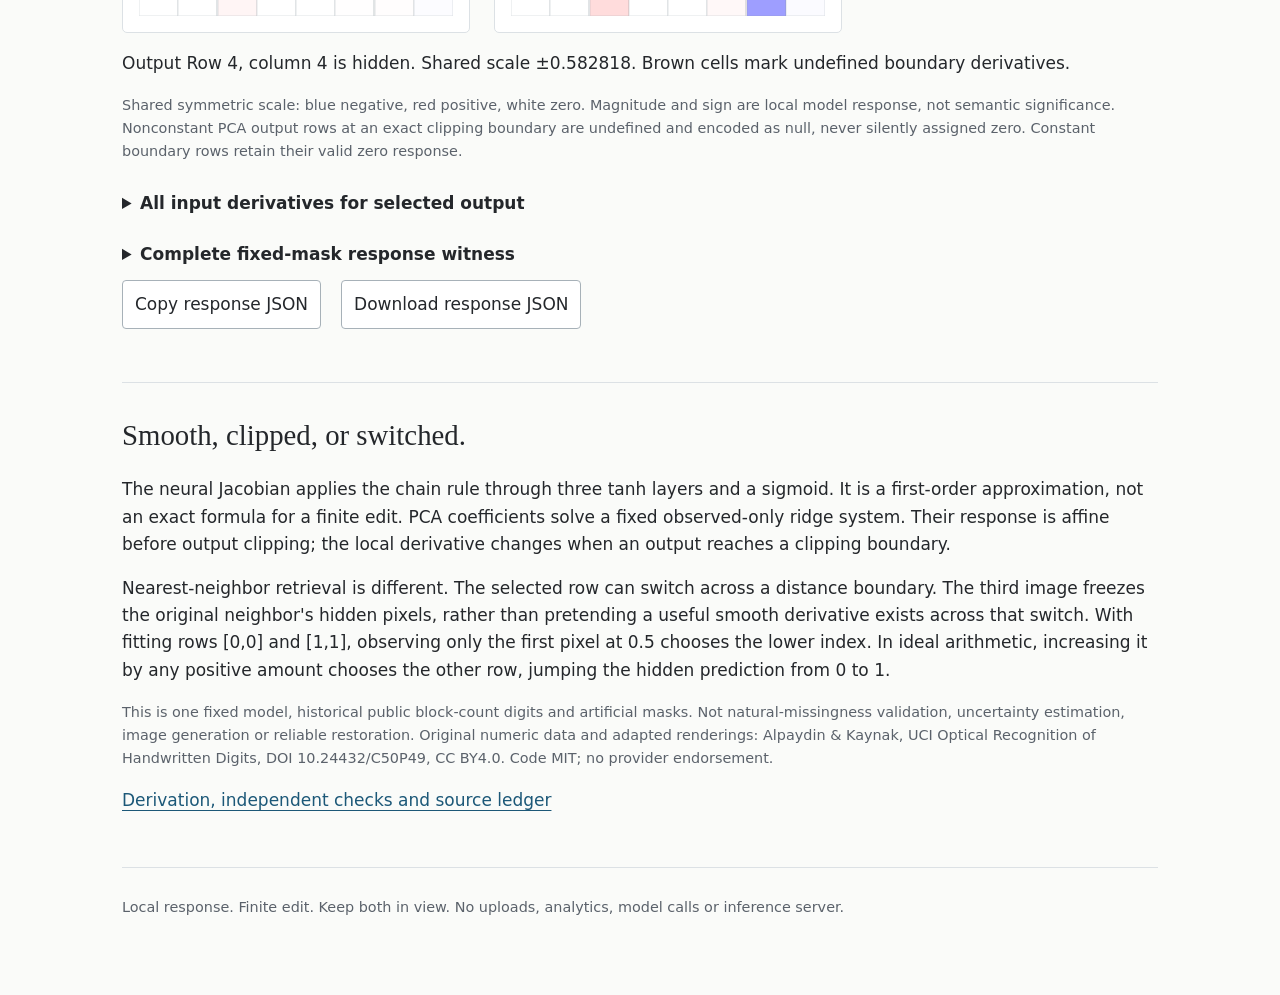
<file: docs/response.html>
<!doctype html><html lang="en"><head><meta charset="utf-8"><meta name="viewport" content="width=device-width,initial-scale=1"><title>Digit denoising / a derivative is not the edit</title><meta name="description" content="Manual fixed-mask input Jacobians and actual finite-edit comparisons for neural, PCA and nearest-neighbor digit reconstruction."><link rel="stylesheet" href="style.css"><link rel="stylesheet" href="response.css"><script defer src="data.js"></script><script defer src="inference.js"></script><script defer src="response.js"></script><script defer src="response-app.js"></script></head><body><main>
<header><p class="eyebrow">Digit denoising / fixed-mask input response / 0.2</p><h1>A derivative<br>is not the edit.</h1><p class="intro">Change one visible pixel. Compare the actual reconstructed image with a local linear prediction, without changing the mask or fitting the model again.</p><nav><a href="path.html">Exact scalar retrieval paths</a><a href="index.html">Original reconstruction audit</a><a href="https://github.com/midya8/digit-denoising">Source &amp; tests</a><a href="https://github.com/midya8/digit-denoising/blob/main/RESPONSE.md">Equations &amp; limits</a><a href="plane.html">Two-pixel exact cells</a></nav></header>
<aside>These are derivatives of fixed fitted models, not causal pixel importance, recovered evidence or a robustness certificate. Hidden supplied values are erased. Missingness flags are discrete and held fixed, not differentiated. Original models and test scores are unchanged.</aside>
<section><h2>Change what is visible.</h2><div class="controls"><label>Public test row<select id="response-row"></select></label><label>Fixed mask<select id="response-pattern"><option value="random16">Scattered /16 missing</option><option value="random32" selected>Scattered /32 missing</option><option value="random48">Scattered /48 missing</option><option value="block16">Block /16 missing</option></select></label></div><p>First ten original test rows, chosen by index. No digit labels or hidden targets enter this response calculation. Blue cells are missing, not zero-valued observations.</p><div class="controls"><label>Observed pixel to edit<select id="response-input"></select></label><label>Edited normalized value<input id="response-value" type="range" min="0" max="1" step="0.0001" value="0.5"><output id="response-value-text"></output></label><button id="response-reset">Restore this pixel</button></div><p id="response-status" role="status" aria-live="polite"></p><div class="panels inputs"><figure><figcaption>Original observed input</figcaption><canvas id="response-observed" width="256" height="256" aria-label="Original visible pixels; hidden pixels blue"></canvas></figure><figure><figcaption>Edited observed input</figcaption><canvas id="response-edited" width="256" height="256" aria-label="Edited visible input"></canvas></figure></div></section>
<section><h2>One edit. Actual output.<br>A local tangent.</h2><div class="controls"><label>Output method<select id="response-method"><option value="network">Neural denoiser</option><option value="pca">Observed-only PCA ridge</option><option value="nearest">Nearest fitting example</option><option value="pixel_mean">Fitting pixel mean</option></select></label></div><div class="panels"><figure><figcaption>Original reconstruction</figcaption><canvas id="response-before" width="256" height="256" aria-label="Original fixed-model reconstruction"></canvas></figure><figure><figcaption>Actual edited reconstruction</figcaption><canvas id="response-after" width="256" height="256" aria-label="Actual reconstruction after edit"></canvas></figure><figure><figcaption id="response-tangent-title">Original + Jacobian × edit</figcaption><canvas id="response-tangent" width="256" height="256" aria-label="Local tangent or frozen hidden prediction"></canvas></figure></div><p id="response-residual"></p><p id="response-neighbor"></p><aside id="response-method-note"></aside><p class="muted">All methods copy visible pixels unchanged. Tangents can leave [0,1]; images clamp for display only. JSON retains every unbounded tangent value and actual residual. No hidden-pixel accuracy score is computed on this page.</p></section>
<section><h2>Which observed inputs<br>move one output locally?</h2><div class="controls"><label>Output pixel<select id="response-output"></select></label></div><p>Each cell is ∂ reconstructed output / ∂ supplied pixel. Full 64×64 Jacobians are retained. Hidden input columns are zero wherever the output derivative is defined. Visible output rows are the identity because visible pixels are copied.</p><div class="panels inputs"><figure><figcaption>Neural local derivative</figcaption><canvas id="response-neural-gradient" width="256" height="256" aria-label="Signed neural derivative for selected output"></canvas></figure><figure><figcaption>PCA local derivative</figcaption><canvas id="response-pca-gradient" width="256" height="256" aria-label="Signed PCA derivative for selected output"></canvas></figure></div><p id="response-gradient-scale"></p><p class="muted">Shared symmetric scale: blue negative, red positive, white zero. Magnitude and sign are local model response, not semantic significance. Nonconstant PCA output rows at an exact clipping boundary are undefined and encoded as null, never silently assigned zero. Constant boundary rows retain their valid zero response.</p><details><summary>All input derivatives for selected output</summary><pre id="response-gradient-values"></pre></details><details><summary>Complete fixed-mask response witness</summary><pre id="response-witness"></pre></details><div class="buttons"><button id="response-copy">Copy response JSON</button><button id="response-download">Download response JSON</button></div><p id="response-copy-status" role="status"></p></section>
<section><h2>Smooth, clipped, or switched.</h2><p>The neural Jacobian applies the chain rule through three tanh layers and a sigmoid. It is a first-order approximation, not an exact formula for a finite edit. PCA coefficients solve a fixed observed-only ridge system. Their response is affine before output clipping; the local derivative changes when an output reaches a clipping boundary.</p><p>Nearest-neighbor retrieval is different. The selected row can switch across a distance boundary. The third image freezes the original neighbor's hidden pixels, rather than pretending a useful smooth derivative exists across that switch. With fitting rows [0,0] and [1,1], observing only the first pixel at 0.5 chooses the lower index. In ideal arithmetic, increasing it by any positive amount chooses the other row, jumping the hidden prediction from 0 to 1.</p><p class="muted">This is one fixed model, historical public block-count digits and artificial masks. Not natural-missingness validation, uncertainty estimation, image generation or reliable restoration. Original numeric data and adapted renderings: Alpaydin &amp; Kaynak, UCI Optical Recognition of Handwritten Digits, DOI 10.24432/C50P49, CC BY4.0. Code MIT; no provider endorsement.</p><p><a href="https://github.com/midya8/digit-denoising/blob/main/RESPONSE.md">Derivation, independent checks and source ledger</a></p></section><footer>Local response. Finite edit. Keep both in view. No uploads, analytics, model calls or inference server.</footer><p id="response-error" role="alert" hidden></p></main></body></html>
</file>
<file: docs/style.css>
:root{color-scheme:light;--ink:#24272b;--muted:#5b626b;--line:#dce1e5;--blue:#1c5878}*{box-sizing:border-box}body{margin:0;background:#fafbf9;color:var(--ink);font:17px/1.6 system-ui,sans-serif}main{max-width:1100px;margin:auto;padding:48px 32px}header{max-width:850px}.eyebrow{font-size:.85rem;color:var(--muted);letter-spacing:.06em}h1,h2{font-family:Georgia,serif;font-weight:400;line-height:1.15}h1{font-size:clamp(2.6rem,6vw,4.8rem);margin:.4em 0}h2{font-size:1.8rem;margin-top:0}.intro{font-size:1.2rem;max-width:750px}nav,.buttons{display:flex;flex-wrap:wrap;gap:20px}a{color:var(--blue);text-underline-offset:4px}nav a{padding:8px 0}aside{margin:32px 0;background:#eaf0f3;padding:22px;border-left:4px solid var(--blue);border-radius:3px}section{border-top:1px solid var(--line);padding:36px 0}.controls{display:flex;flex-wrap:wrap;gap:16px;margin:20px 0;align-items:end}.controls label{display:flex;flex-direction:column;gap:6px;color:var(--muted);font-size:.9rem;min-width:210px;flex:1}select,button,summary{min-height:44px;font:inherit}select,button{padding:10px 12px;color:var(--ink);background:white;border:1px solid #a7b1b8;border-radius:4px}button{cursor:pointer}button:hover{background:#edf3f6}button:focus-visible,select:focus-visible,summary:focus-visible,canvas:focus-visible{outline:3px solid #267aa8;outline-offset:3px}.panels{display:grid;grid-template-columns:repeat(3,minmax(0,1fr));gap:24px}figure{margin:0;min-width:0;padding:16px;background:white;border:1px solid var(--line);border-radius:5px}figcaption{min-height:52px;font-weight:650}canvas{width:100%;height:auto;image-rendering:pixelated;background:#18232a;display:block;touch-action:manipulation}figure p{font-size:.88rem;color:var(--muted);margin-bottom:0}#status{font-weight:650}summary{cursor:pointer;padding:12px 0;font-weight:650}pre{white-space:pre-wrap;word-break:break-word;background:#eff2f1;padding:18px;max-height:480px;overflow:auto;font-size:.8rem}.table-wrap{overflow:auto}table{border-collapse:collapse;width:100%;font-variant-numeric:tabular-nums;font-size:.95rem}caption{text-align:left;color:var(--muted);margin:12px 0}th,td{text-align:left;border-bottom:1px solid var(--line);padding:12px 10px}th:first-child{min-width:150px}.muted,footer{color:var(--muted);font-size:.9rem}footer{border-top:1px solid var(--line);padding:28px 0}#error{background:#fce9e9;padding:16px}@media(max-width:760px){.panels{grid-template-columns:repeat(2,minmax(0,1fr))}main{padding:28px 24px}}@media(max-width:480px){main{padding:24px}.panels{grid-template-columns:1fr}.controls{display:grid;grid-template-columns:1fr}.controls label{min-width:0}h1{font-size:2.7rem}h2{font-size:1.65rem}table{font-size:.82rem}th,td{padding:10px 8px}nav{gap:16px}}

@media(max-width:600px){.table-wrap{overflow:visible}table,tbody,tr,caption{display:block;width:100%}thead{display:none}caption{line-height:1.6}tbody tr{border:1px solid var(--line);background:white;border-radius:4px;padding:12px;margin:16px 0}tbody th{display:block;min-width:0!important;padding:8px;font-size:1rem}td{display:flex;justify-content:space-between;gap:16px;padding:8px;font-size:.95rem}td:before{content:attr(data-label);font-weight:600}td:last-child{border-bottom:0}}
</file>
<file: docs/plane.css>
.controls{display:grid;grid-template-columns:repeat(2,minmax(0,1fr));gap:1rem}.controls label{display:flex;flex-direction:column;gap:.4rem}#plane-map{display:block;width:100%;max-width:660px;background:#fff;border:1px solid #d8e0e4;touch-action:manipulation}#plane-query-status{font-weight:700}#plane-error{color:#8c1c29;border-left:3px solid #8c1c29;padding:1rem}#plane-cells{display:grid;grid-template-columns:repeat(2,minmax(0,1fr));gap:1rem}.cell{padding:1rem;border:1px solid #dce3e5;background:#fff}.cell h3{font:inherit;font-weight:700;margin:0 0 .6rem}.cell p{margin:.5rem 0}.cell button{display:block;margin-top:.6rem;max-width:100%;overflow-wrap:anywhere}.swatch{display:inline-block;width:1rem;height:1rem;margin-right:.4rem;border:1px solid #4c5660;vertical-align:middle}@media(max-width:560px){.controls,#plane-cells{grid-template-columns:1fr}}

input[type=text]{font:inherit;min-height:44px;width:100%;padding:10px 12px;border:1px solid #a7b1b8;border-radius:4px;box-sizing:border-box}input:focus-visible{outline:3px solid #267aa8;outline-offset:3px}.notice{background:#eaf1f4;padding:20px;border-left:3px solid #1c5878}.small{color:#5b626b;font-size:.9rem}.images{display:grid;grid-template-columns:repeat(3,minmax(0,1fr));gap:16px;margin-top:20px}.images figcaption{font-size:.9rem;line-height:1.4;margin-bottom:12px}.cell details{margin:12px 0}.cell summary{font-size:.9rem;overflow-wrap:anywhere}#plane-proof,#plane-query-status{overflow-wrap:anywhere}@media(max-width:650px){.images{grid-template-columns:1fr;max-width:360px}}
</file>
<file: docs/path.css>
#path-timeline{display:block;width:100%;height:auto;min-height:96px;background:#fff;border:1px solid #dce2e5;border-radius:4px}.path-rows{display:grid;gap:10px}.path-entry{border:1px solid #dce2e5;background:#fff;padding:14px;border-radius:4px;overflow-wrap:anywhere}.path-entry p{margin:6px 0}.path-entry button{margin:8px 0 0}.path-rows details{margin:8px 0 0}.path-rows pre{max-height:220px}.panels.inputs{grid-template-columns:repeat(3,minmax(0,1fr))}#path-query-form{display:flex;gap:12px;align-items:end;flex-wrap:wrap}#path-query-form label{flex:1 1 100%;display:grid;gap:8px}#path-value{font:inherit;min-height:44px;padding:8px;border:1px solid #bbc6cc;border-radius:4px;width:100%;box-sizing:border-box}#path-query-error{background:#fce9e9;padding:16px}#path-proof{background:#eaf1f4;padding:16px}#path-query-status{font-weight:650;overflow-wrap:anywhere}@media(max-width:650px){.panels.inputs{grid-template-columns:1fr}}
</file>
<file: docs/response.css>
.panels.inputs{grid-template-columns:repeat(2,minmax(0,1fr));max-width:720px}input[type=range]{width:100%;min-height:44px;accent-color:#1c5878}output{font-variant-numeric:tabular-nums;color:#24272b}#response-status{font-weight:650}#response-residual,#response-neighbor{font-variant-numeric:tabular-nums}#response-error{background:#fce9e9;padding:16px}@media(max-width:480px){.panels.inputs{grid-template-columns:1fr}}
</file>
